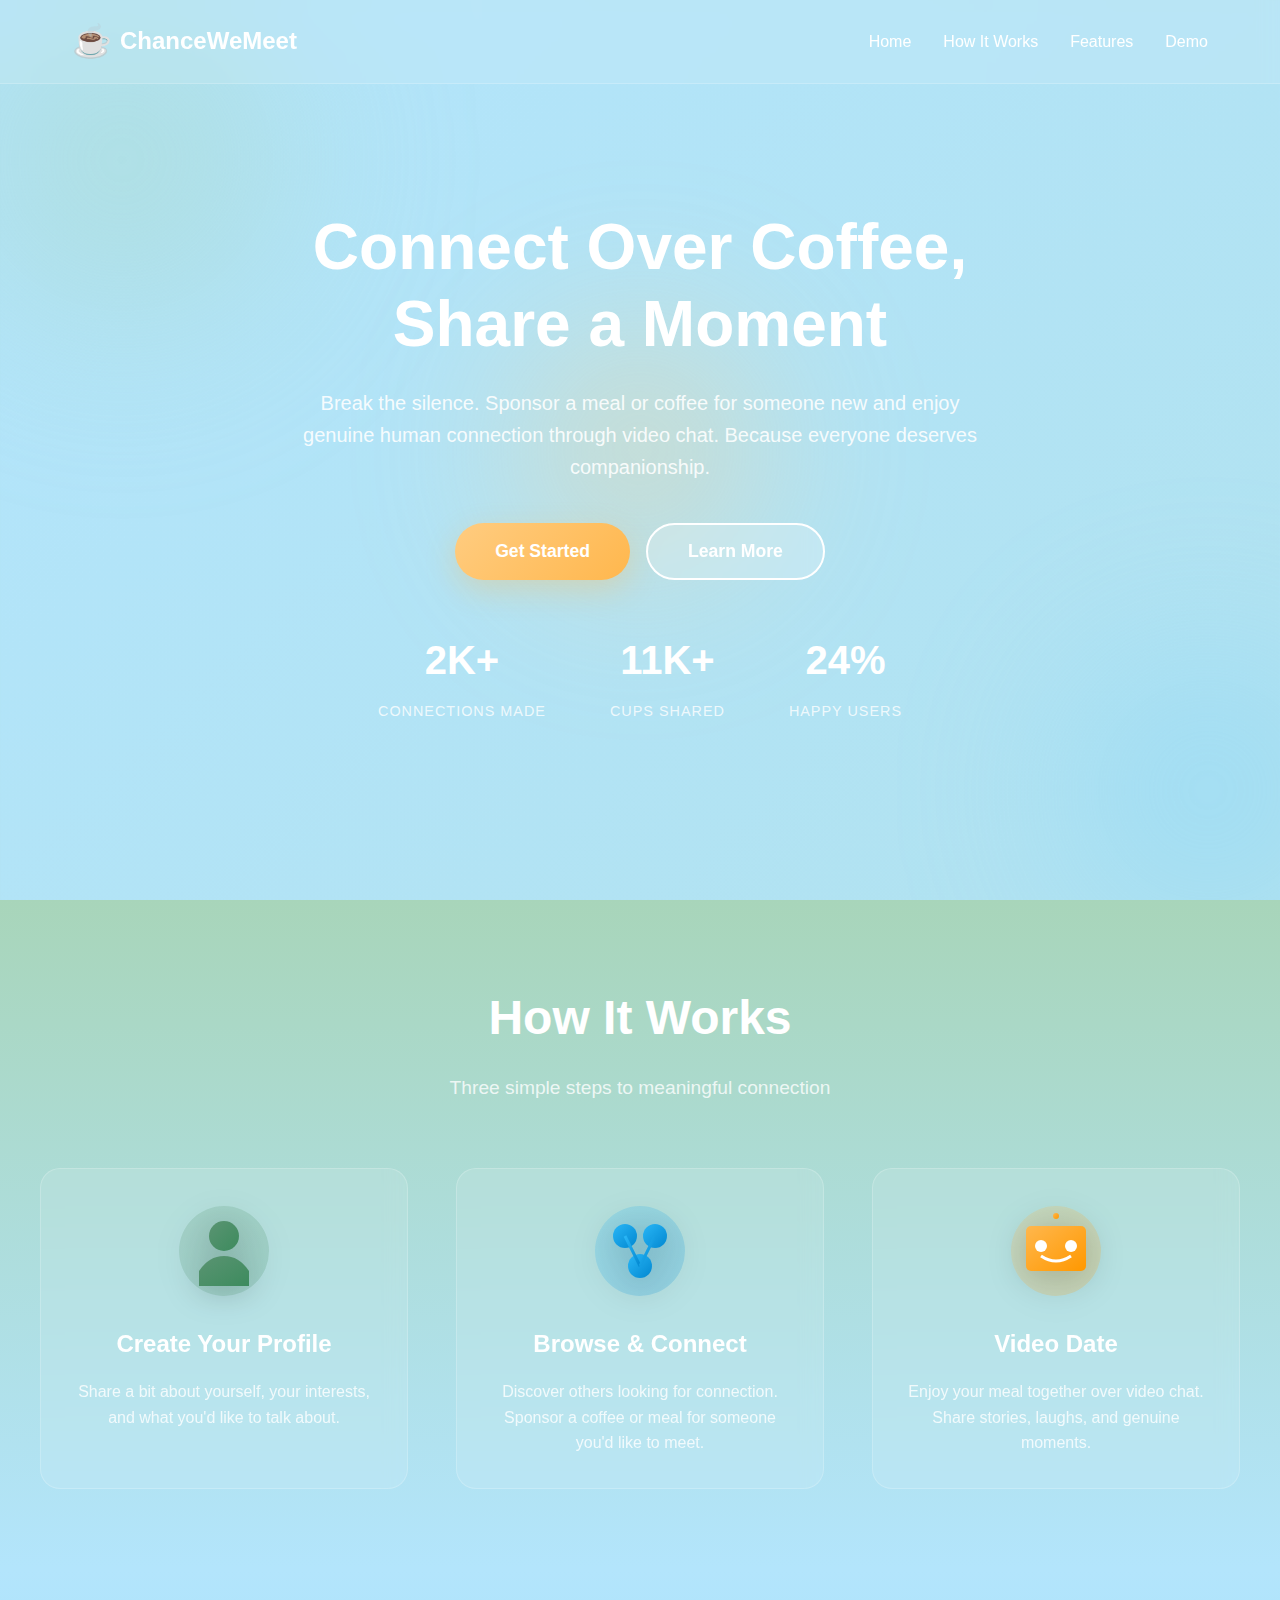
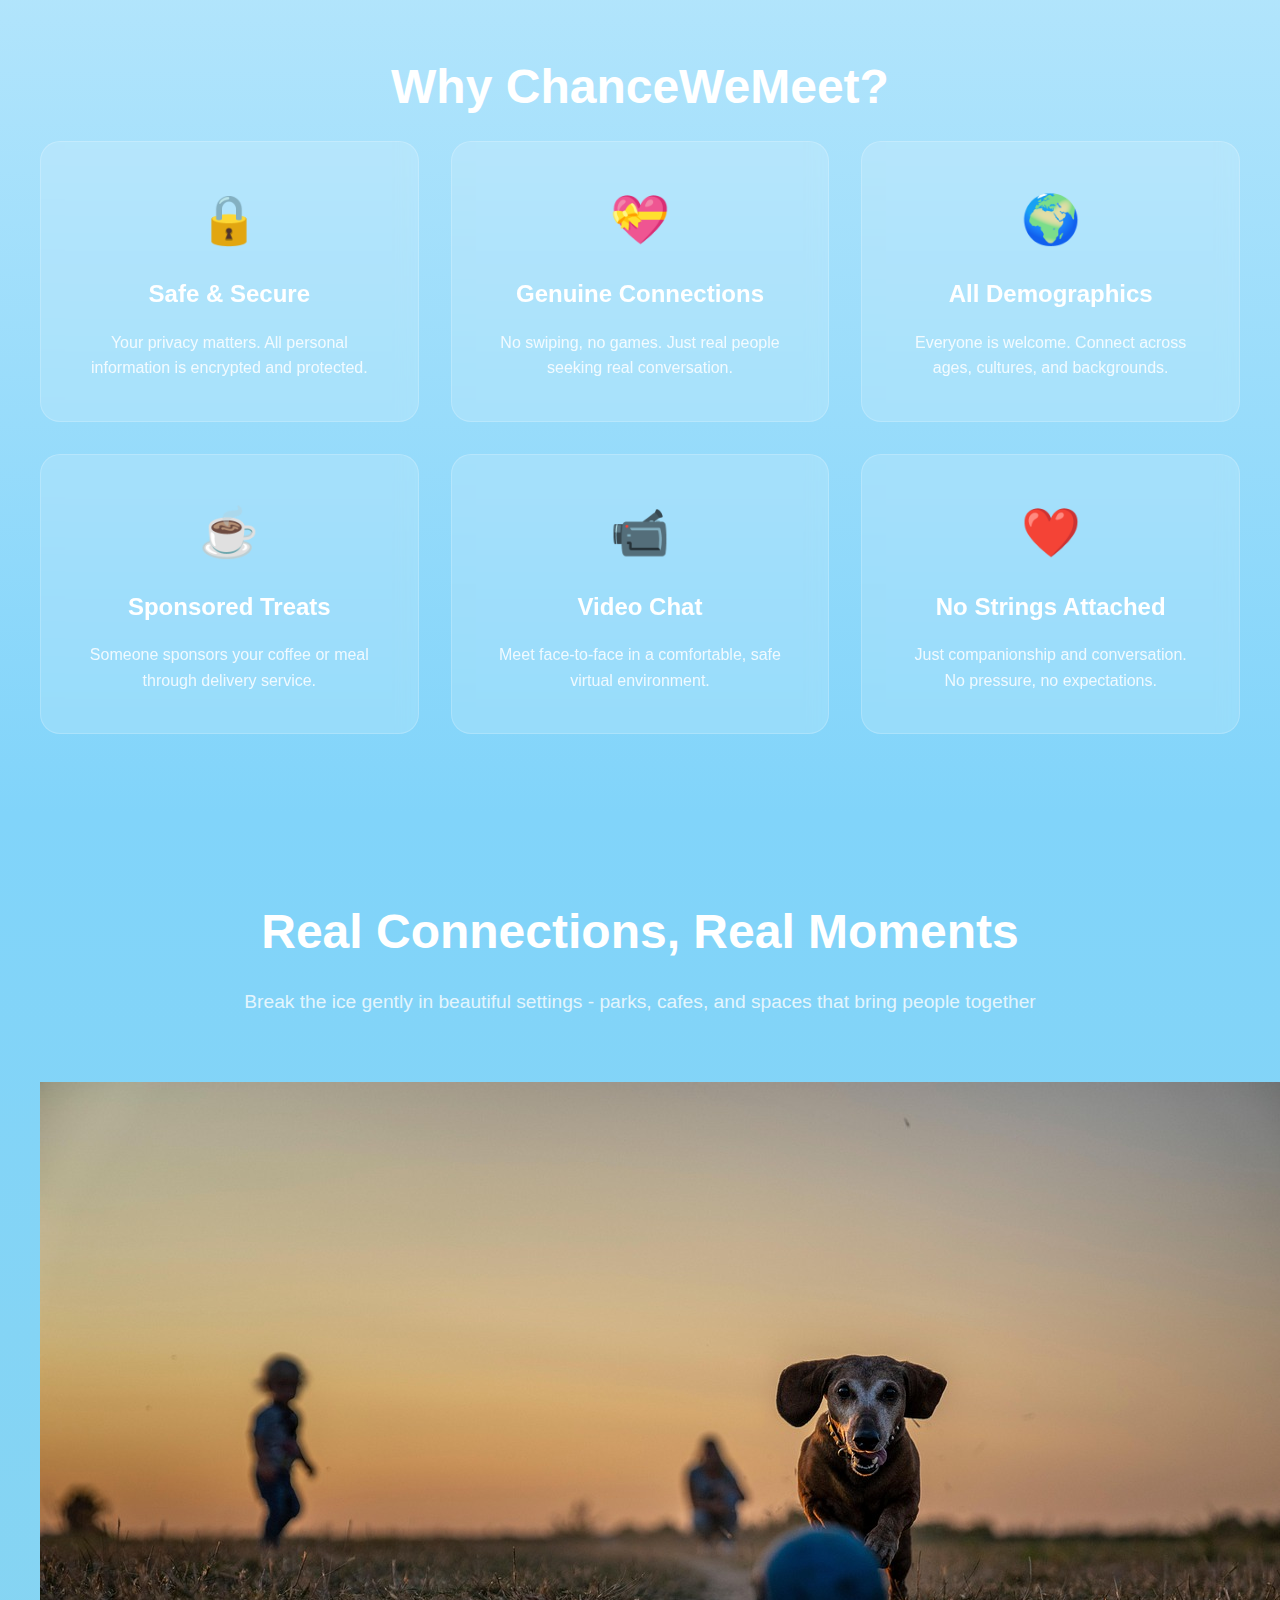
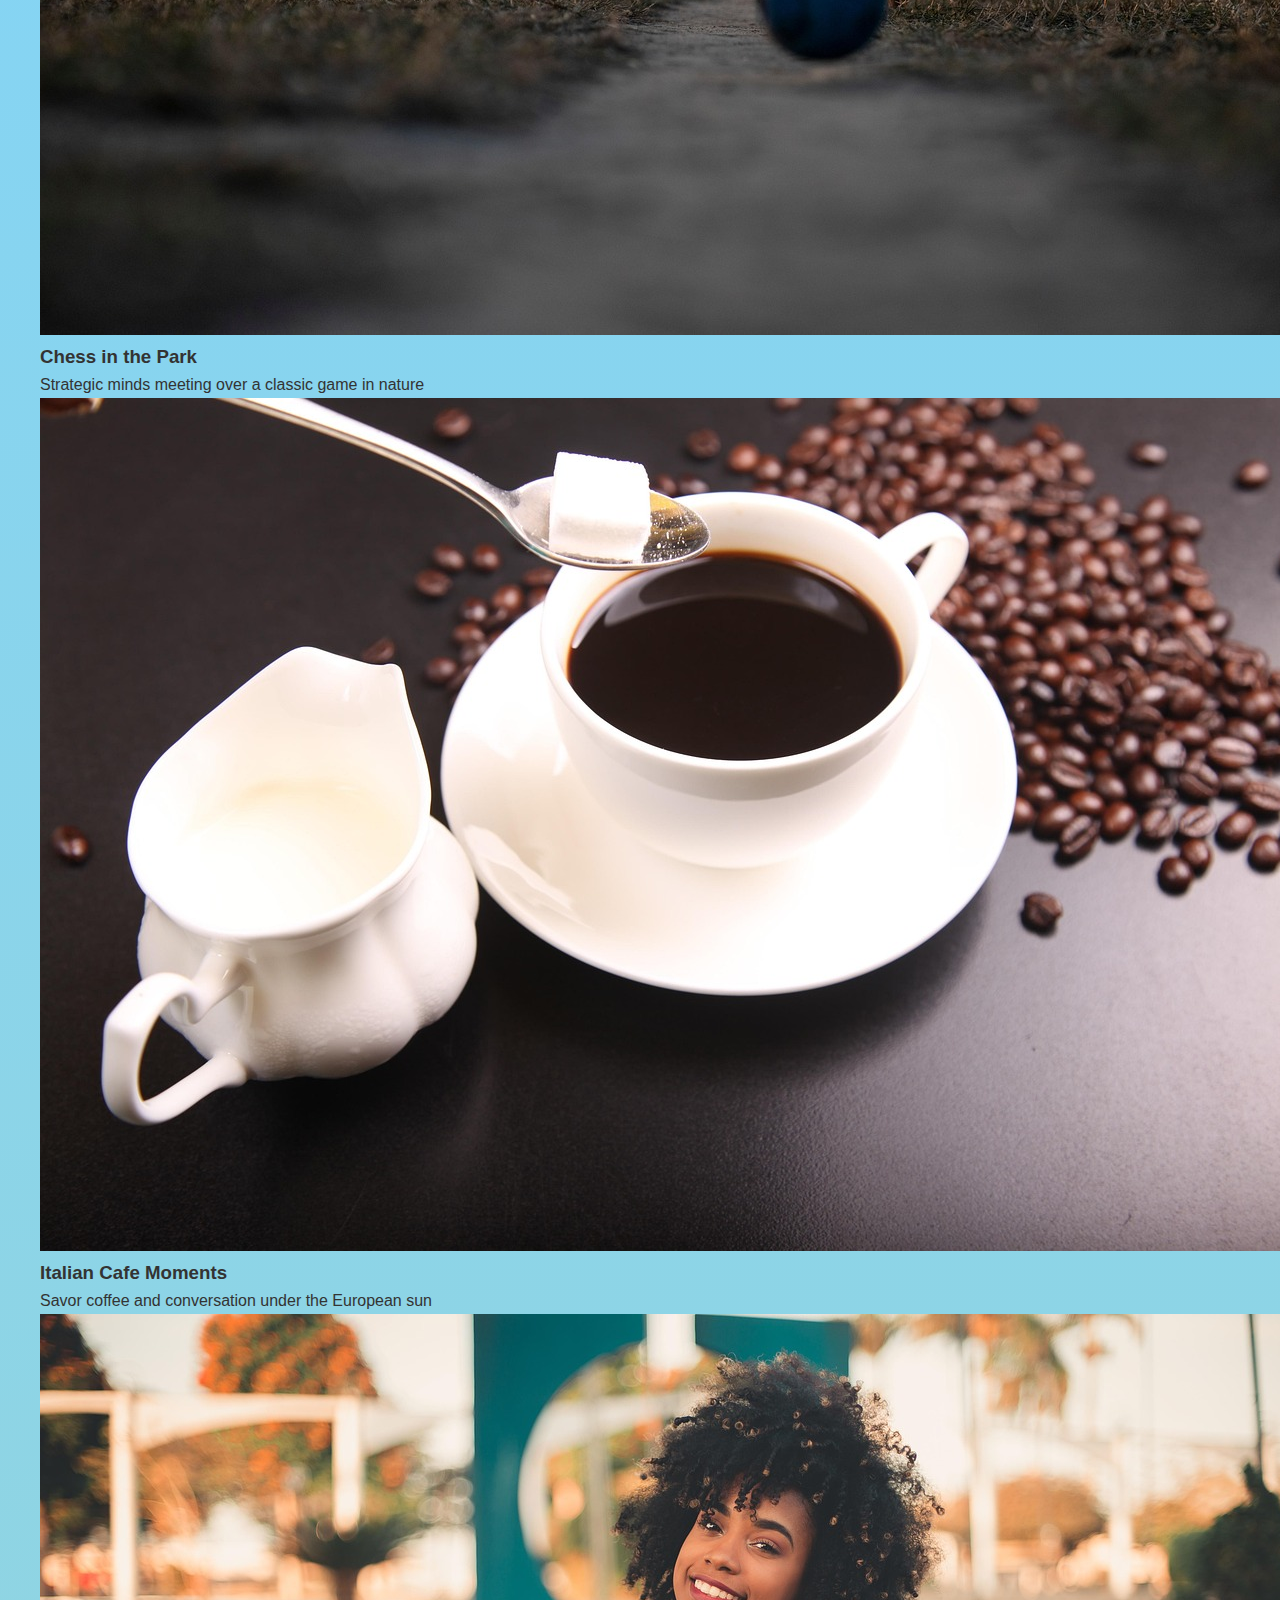
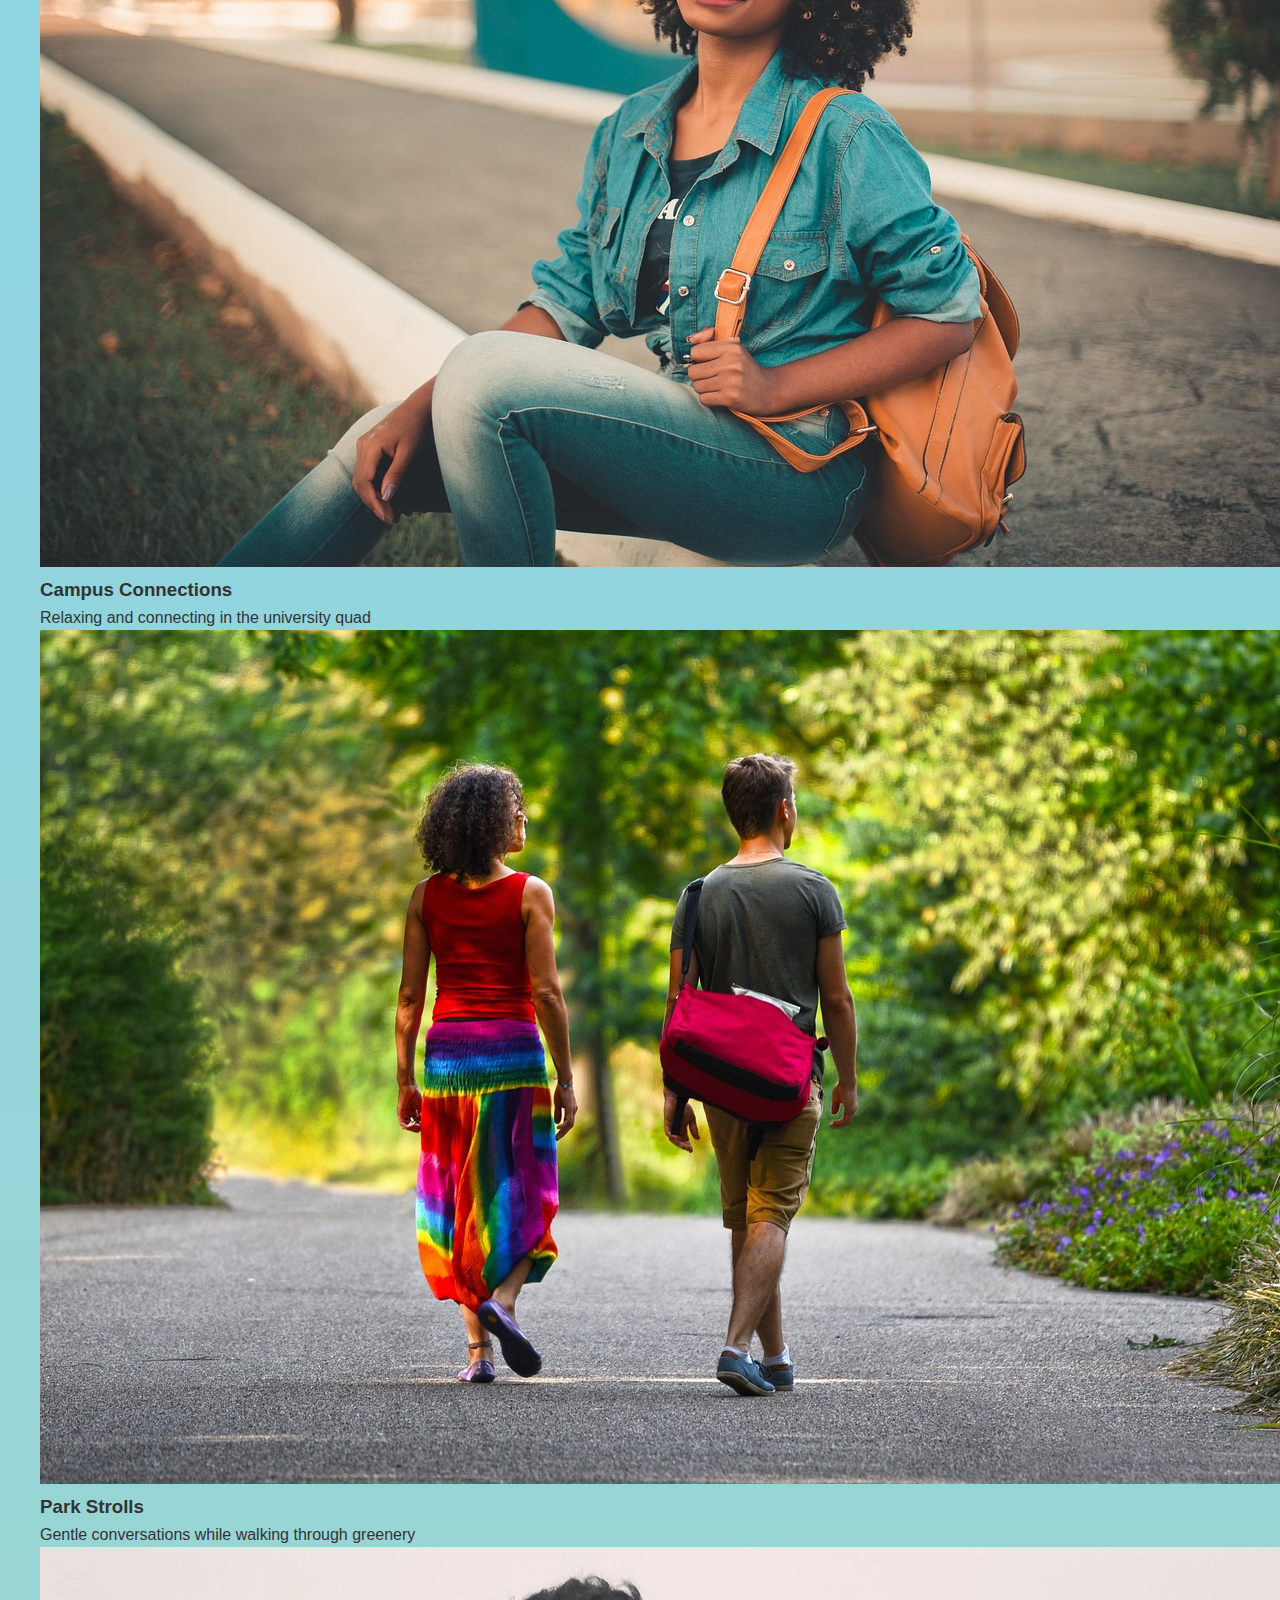
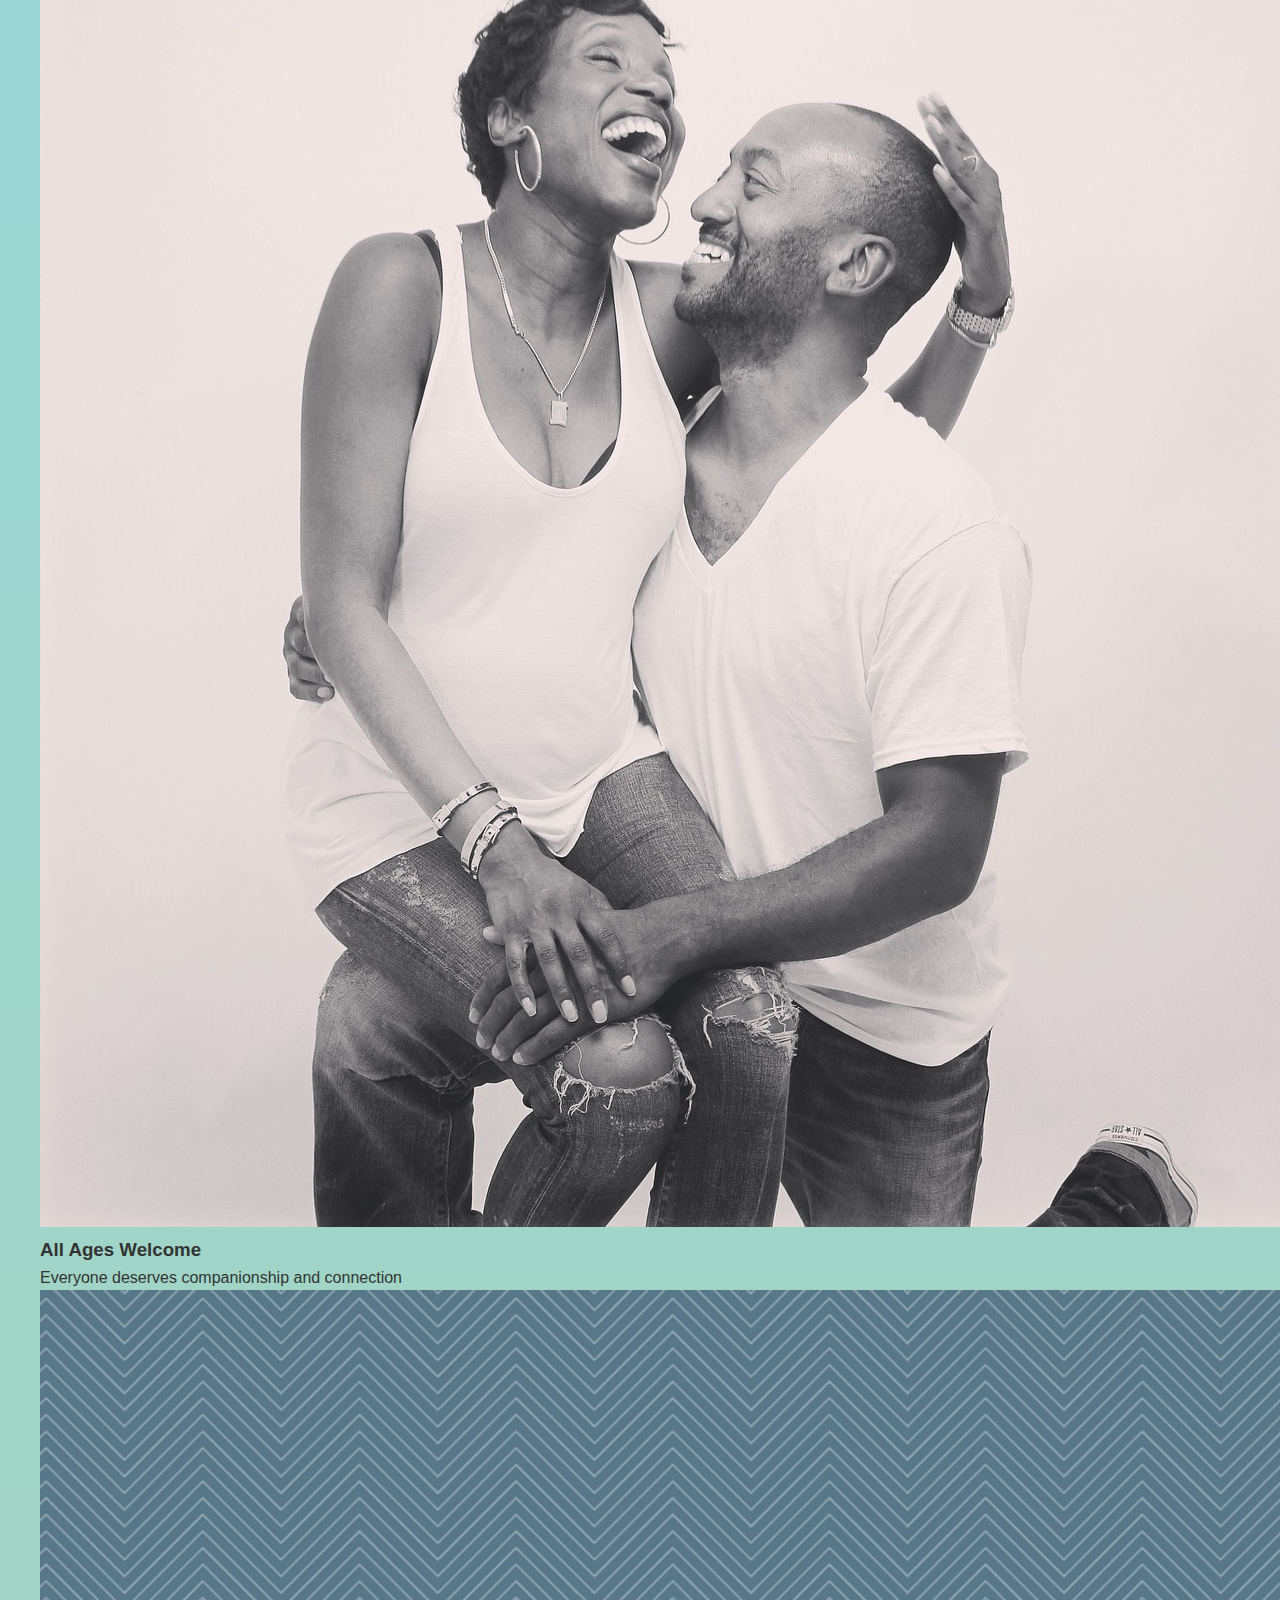
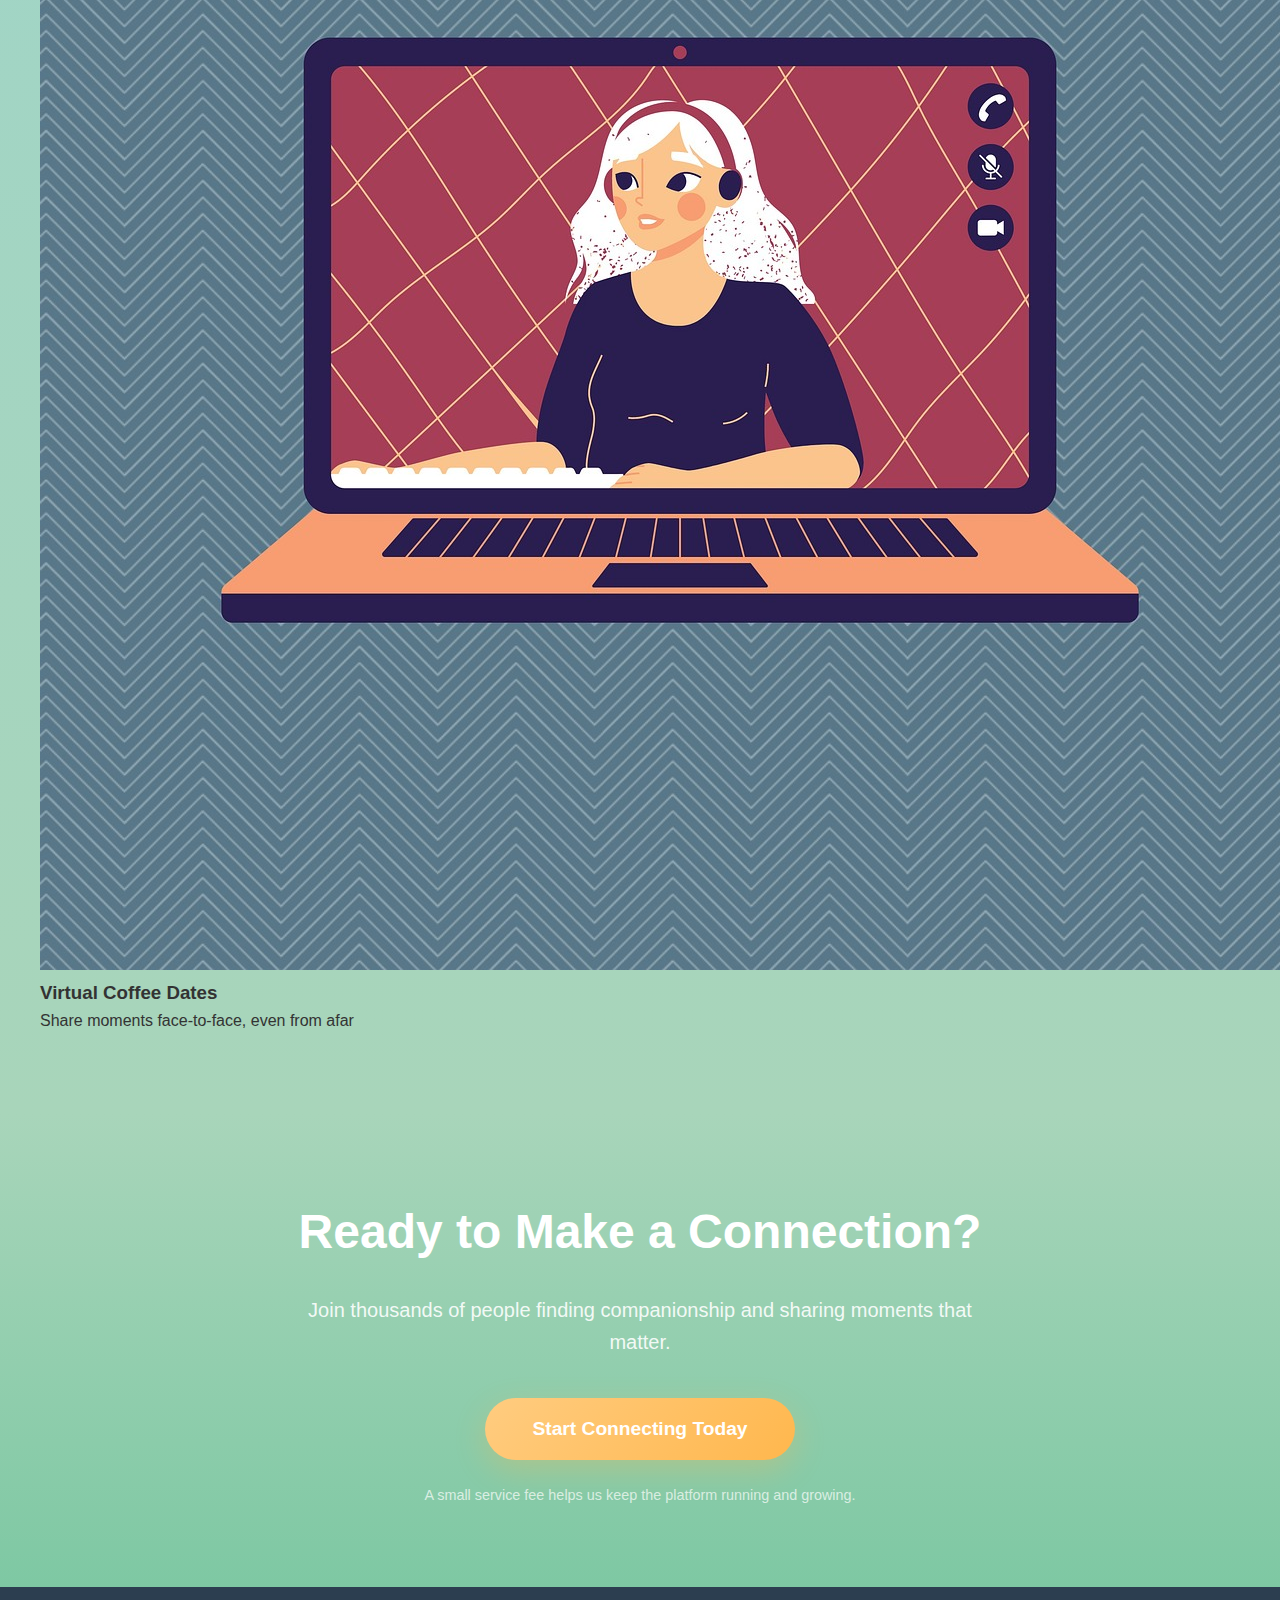
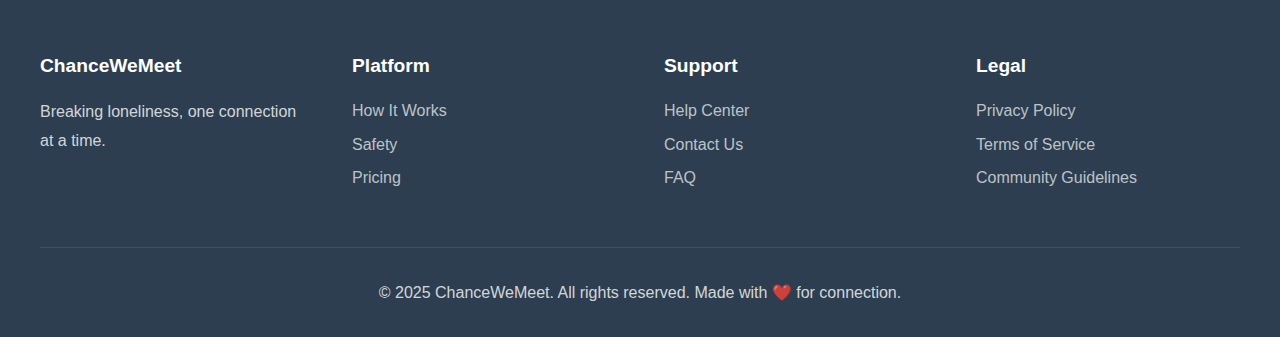
<file: index.html>
<!DOCTYPE html>
<html lang="en">
<head>
    <meta charset="UTF-8">
    <meta name="viewport" content="width=device-width, initial-scale=1.0">
    <title>ChanceWeMeet - Where Lonely Hearts Find Connection</title>
    <link rel="stylesheet" href="styles.css">
</head>
<body>
    <nav class="navbar">
        <div class="nav-container">
            <div class="logo">
                <span class="logo-icon">☕</span>
                <span class="logo-text">ChanceWeMeet</span>
            </div>
            <ul class="nav-links">
                <li><a href="#home">Home</a></li>
                <li><a href="#how-it-works">How It Works</a></li>
                <li><a href="#features">Features</a></li>
                <li><a href="#demo">Demo</a></li>
            </ul>
        </div>
    </nav>

    <section id="home" class="hero">
        <div class="hero-background">
            <div class="gradient-orb orb-1"></div>
            <div class="gradient-orb orb-2"></div>
            <div class="gradient-orb orb-3"></div>
        </div>
        <div class="hero-content">
            <h1 class="hero-title">
                <span class="title-line">Connect Over Coffee,</span>
                <span class="title-line">Share a Moment</span>
            </h1>
            <p class="hero-subtitle">
                Break the silence. Sponsor a meal or coffee for someone new and enjoy genuine human connection through video chat. Because everyone deserves companionship.
            </p>
            <div class="cta-buttons">
                <button class="btn btn-primary">Get Started</button>
                <button class="btn btn-secondary">Learn More</button>
            </div>
            <div class="hero-stats">
                <div class="stat">
                    <span class="stat-number">10K+</span>
                    <span class="stat-label">Connections Made</span>
                </div>
                <div class="stat">
                    <span class="stat-number">45K+</span>
                    <span class="stat-label">Cups Shared</span>
                </div>
                <div class="stat">
                    <span class="stat-number">98%</span>
                    <span class="stat-label">Happy Users</span>
                </div>
            </div>
        </div>
    </section>

    <section id="how-it-works" class="how-it-works">
        <div class="container">
            <h2 class="section-title">How It Works</h2>
            <p class="section-subtitle">Three simple steps to meaningful connection</p>
            
            <div class="steps">
                <div class="step">
                    <div class="step-icon">
                        <svg viewBox="0 0 100 100" class="icon-svg">
                            <circle cx="50" cy="50" r="45" fill="url(#gradient1)" opacity="0.2"/>
                            <circle cx="50" cy="35" r="15" fill="url(#gradient1)"/>
                            <path d="M 50 55 Q 35 55 25 70 L 25 85 L 75 85 L 75 70 Q 65 55 50 55 Z" fill="url(#gradient1)"/>
                            <defs>
                                <linearGradient id="gradient1" x1="0%" y1="0%" x2="100%" y2="100%">
                                    <stop offset="0%" style="stop-color:#5a9472;stop-opacity:1" />
                                    <stop offset="100%" style="stop-color:#3d8b5e;stop-opacity:1" />
                                </linearGradient>
                            </defs>
                        </svg>
                    </div>
                    <h3 class="step-title">Create Your Profile</h3>
                    <p class="step-description">Share a bit about yourself, your interests, and what you'd like to talk about.</p>
                </div>

                <div class="step">
                    <div class="step-icon">
                        <svg viewBox="0 0 100 100" class="icon-svg">
                            <circle cx="50" cy="50" r="45" fill="url(#gradient2)" opacity="0.2"/>
                            <circle cx="35" cy="35" r="12" fill="url(#gradient2)"/>
                            <circle cx="65" cy="35" r="12" fill="url(#gradient2)"/>
                            <circle cx="50" cy="65" r="12" fill="url(#gradient2)"/>
                            <line x1="35" y1="35" x2="50" y2="65" stroke="url(#gradient2)" stroke-width="3"/>
                            <line x1="65" y1="35" x2="50" y2="65" stroke="url(#gradient2)" stroke-width="3"/>
                            <defs>
                                <linearGradient id="gradient2" x1="0%" y1="0%" x2="100%" y2="100%">
                                    <stop offset="0%" style="stop-color:#29b6f6;stop-opacity:1" />
                                    <stop offset="100%" style="stop-color:#0288d1;stop-opacity:1" />
                                </linearGradient>
                            </defs>
                        </svg>
                    </div>
                    <h3 class="step-title">Browse & Connect</h3>
                    <p class="step-description">Discover others looking for connection. Sponsor a coffee or meal for someone you'd like to meet.</p>
                </div>

                <div class="step">
                    <div class="step-icon">
                        <svg viewBox="0 0 100 100" class="icon-svg">
                            <circle cx="50" cy="50" r="45" fill="url(#gradient3)" opacity="0.2"/>
                            <rect x="20" y="25" width="60" height="45" rx="5" fill="url(#gradient3)"/>
                            <circle cx="35" cy="45" r="6" fill="white"/>
                            <circle cx="65" cy="45" r="6" fill="white"/>
                            <path d="M 35 55 Q 50 65 65 55" stroke="white" stroke-width="3" fill="none"/>
                            <circle cx="50" cy="15" r="3" fill="url(#gradient3)"/>
                            <defs>
                                <linearGradient id="gradient3" x1="0%" y1="0%" x2="100%" y2="100%">
                                    <stop offset="0%" style="stop-color:#ffb74d;stop-opacity:1" />
                                    <stop offset="100%" style="stop-color:#ff9800;stop-opacity:1" />
                                </linearGradient>
                            </defs>
                        </svg>
                    </div>
                    <h3 class="step-title">Video Date</h3>
                    <p class="step-description">Enjoy your meal together over video chat. Share stories, laughs, and genuine moments.</p>
                </div>
            </div>
        </div>
    </section>

    <section id="features" class="features">
        <div class="container">
            <h2 class="section-title">Why ChanceWeMeet?</h2>
            <div class="features-grid">
                <div class="feature-card">
                    <div class="feature-icon">🔒</div>
                    <h3>Safe & Secure</h3>
                    <p>Your privacy matters. All personal information is encrypted and protected.</p>
                </div>
                <div class="feature-card">
                    <div class="feature-icon">💝</div>
                    <h3>Genuine Connections</h3>
                    <p>No swiping, no games. Just real people seeking real conversation.</p>
                </div>
                <div class="feature-card">
                    <div class="feature-icon">🌍</div>
                    <h3>All Demographics</h3>
                    <p>Everyone is welcome. Connect across ages, cultures, and backgrounds.</p>
                </div>
                <div class="feature-card">
                    <div class="feature-icon">☕</div>
                    <h3>Sponsored Treats</h3>
                    <p>Someone sponsors your coffee or meal through delivery service.</p>
                </div>
                <div class="feature-card">
                    <div class="feature-icon">📹</div>
                    <h3>Video Chat</h3>
                    <p>Meet face-to-face in a comfortable, safe virtual environment.</p>
                </div>
                <div class="feature-card">
                    <div class="feature-icon">❤️</div>
                    <h3>No Strings Attached</h3>
                    <p>Just companionship and conversation. No pressure, no expectations.</p>
                </div>
            </div>
        </div>
    </section>

    <section id="demo" class="demo">
        <div class="container">
            <h2 class="section-title">Real Connections, Real Moments</h2>
            <p class="section-subtitle">Break the ice gently in beautiful settings - parks, cafes, and spaces that bring people together</p>
            
            <div class="photo-gallery">
                <div class="photo-item">
                    <img src="attached_assets/stock_images/elderly_people_playi_f1506bf2.jpg" alt="People playing chess in a beautiful park">
                    <div class="photo-caption">
                        <h3>Chess in the Park</h3>
                        <p>Strategic minds meeting over a classic game in nature</p>
                    </div>
                </div>

                <div class="photo-item">
                    <img src="attached_assets/stock_images/people_chatting_at_i_e5a00d67.jpg" alt="Friends chatting at an Italian outdoor cafe">
                    <div class="photo-caption">
                        <h3>Italian Cafe Moments</h3>
                        <p>Savor coffee and conversation under the European sun</p>
                    </div>
                </div>

                <div class="photo-item">
                    <img src="attached_assets/stock_images/diverse_young_people_49864f9d.jpg" alt="Students relaxing on university campus quad">
                    <div class="photo-caption">
                        <h3>Campus Connections</h3>
                        <p>Relaxing and connecting in the university quad</p>
                    </div>
                </div>

                <div class="photo-item">
                    <img src="attached_assets/stock_images/beautiful_park_lands_b11a04b5.jpg" alt="People walking and talking in a beautiful park">
                    <div class="photo-caption">
                        <h3>Park Strolls</h3>
                        <p>Gentle conversations while walking through greenery</p>
                    </div>
                </div>

                <div class="photo-item">
                    <img src="attached_assets/stock_images/diverse_people_all_a_0ea48bf5.jpg" alt="Diverse people of all ages smiling">
                    <div class="photo-caption">
                        <h3>All Ages Welcome</h3>
                        <p>Everyone deserves companionship and connection</p>
                    </div>
                </div>

                <div class="photo-item">
                    <img src="attached_assets/stock_images/two_people_having_vi_d8af6fb0.jpg" alt="People having a video chat with coffee">
                    <div class="photo-caption">
                        <h3>Virtual Coffee Dates</h3>
                        <p>Share moments face-to-face, even from afar</p>
                    </div>
                </div>
            </div>
        </div>
    </section>

    <section class="cta-section">
        <div class="container">
            <div class="cta-content">
                <h2 class="cta-title">Ready to Make a Connection?</h2>
                <p class="cta-text">Join thousands of people finding companionship and sharing moments that matter.</p>
                <button class="btn btn-primary btn-large">Start Connecting Today</button>
                <p class="cta-note">A small service fee helps us keep the platform running and growing.</p>
            </div>
        </div>
    </section>

    <footer class="footer">
        <div class="container">
            <div class="footer-content">
                <div class="footer-section">
                    <h4>ChanceWeMeet</h4>
                    <p>Breaking loneliness, one connection at a time.</p>
                </div>
                <div class="footer-section">
                    <h4>Platform</h4>
                    <ul>
                        <li><a href="#">How It Works</a></li>
                        <li><a href="#">Safety</a></li>
                        <li><a href="#">Pricing</a></li>
                    </ul>
                </div>
                <div class="footer-section">
                    <h4>Support</h4>
                    <ul>
                        <li><a href="#">Help Center</a></li>
                        <li><a href="#">Contact Us</a></li>
                        <li><a href="#">FAQ</a></li>
                    </ul>
                </div>
                <div class="footer-section">
                    <h4>Legal</h4>
                    <ul>
                        <li><a href="#">Privacy Policy</a></li>
                        <li><a href="#">Terms of Service</a></li>
                        <li><a href="#">Community Guidelines</a></li>
                    </ul>
                </div>
            </div>
            <div class="footer-bottom">
                <p>&copy; 2025 ChanceWeMeet. All rights reserved. Made with ❤️ for connection.</p>
            </div>
        </div>
    </footer>

    <script src="script.js"></script>
</body>
</html>
</file>
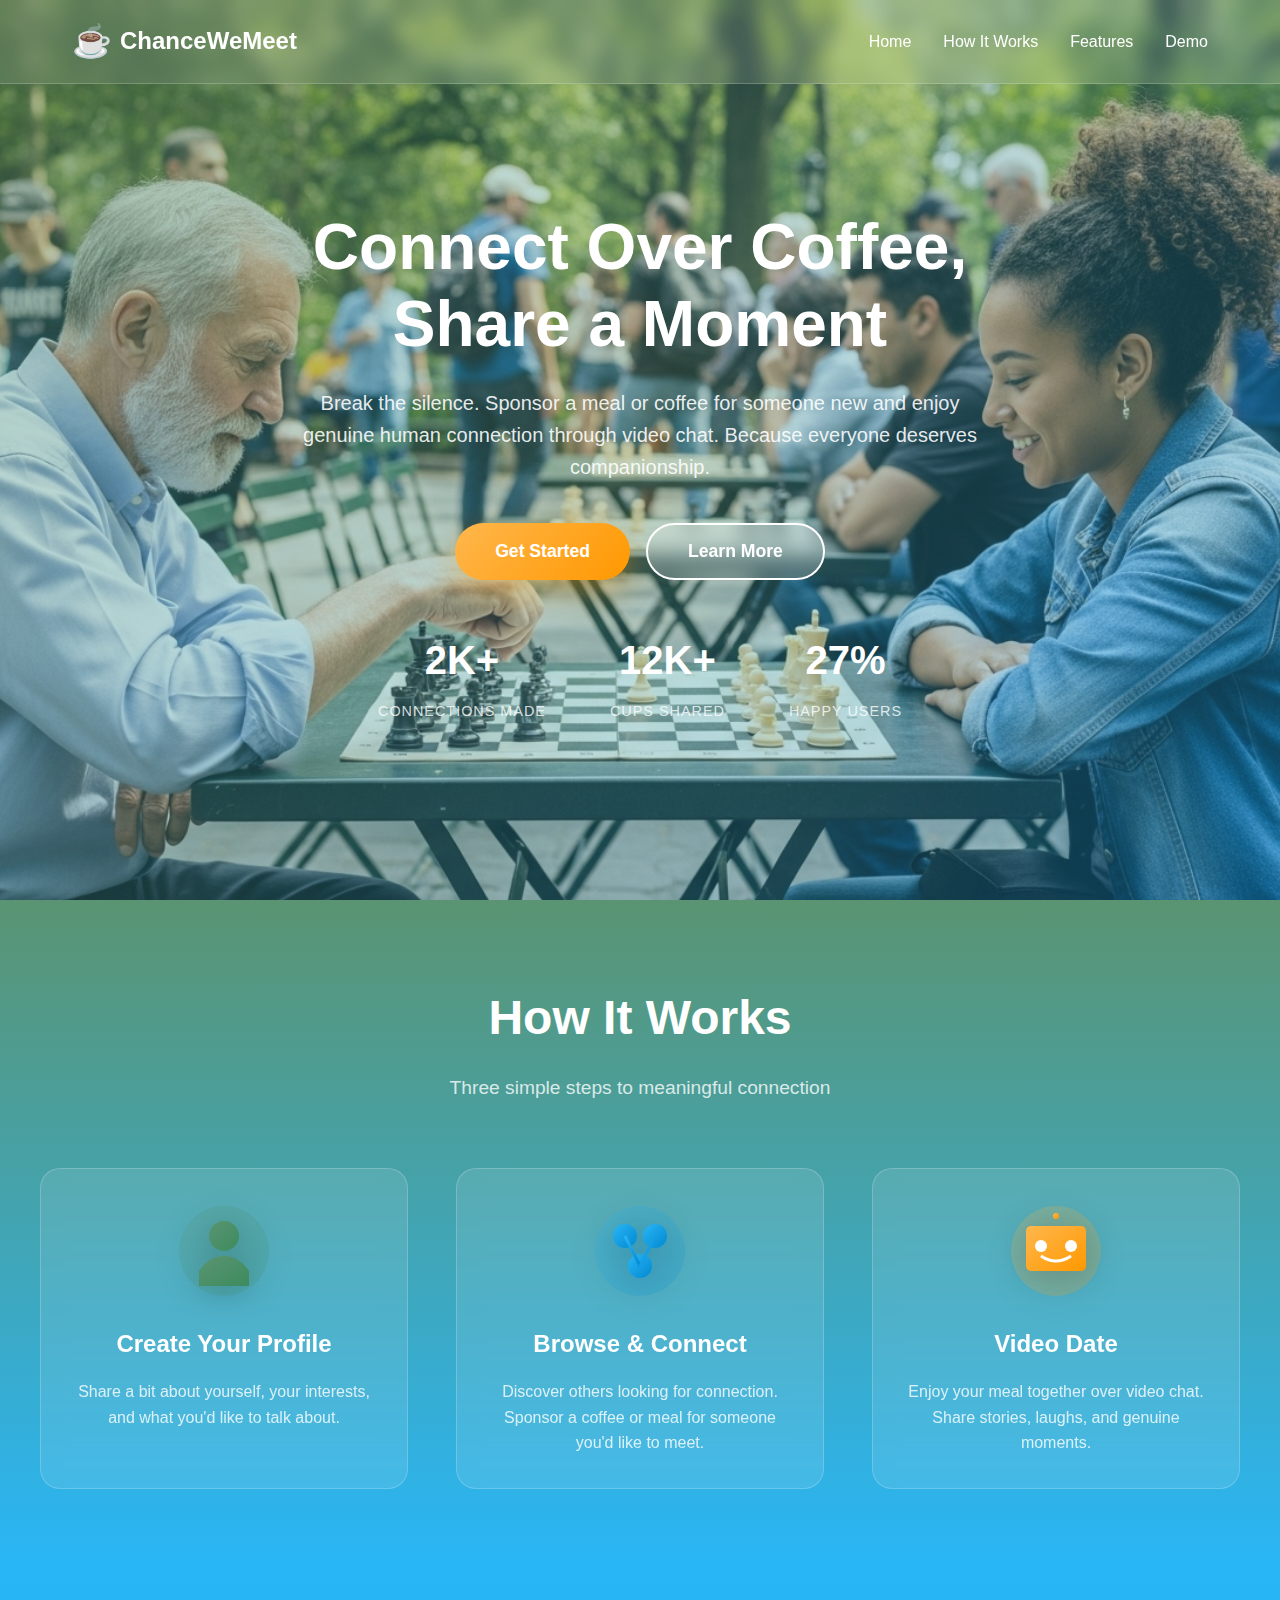
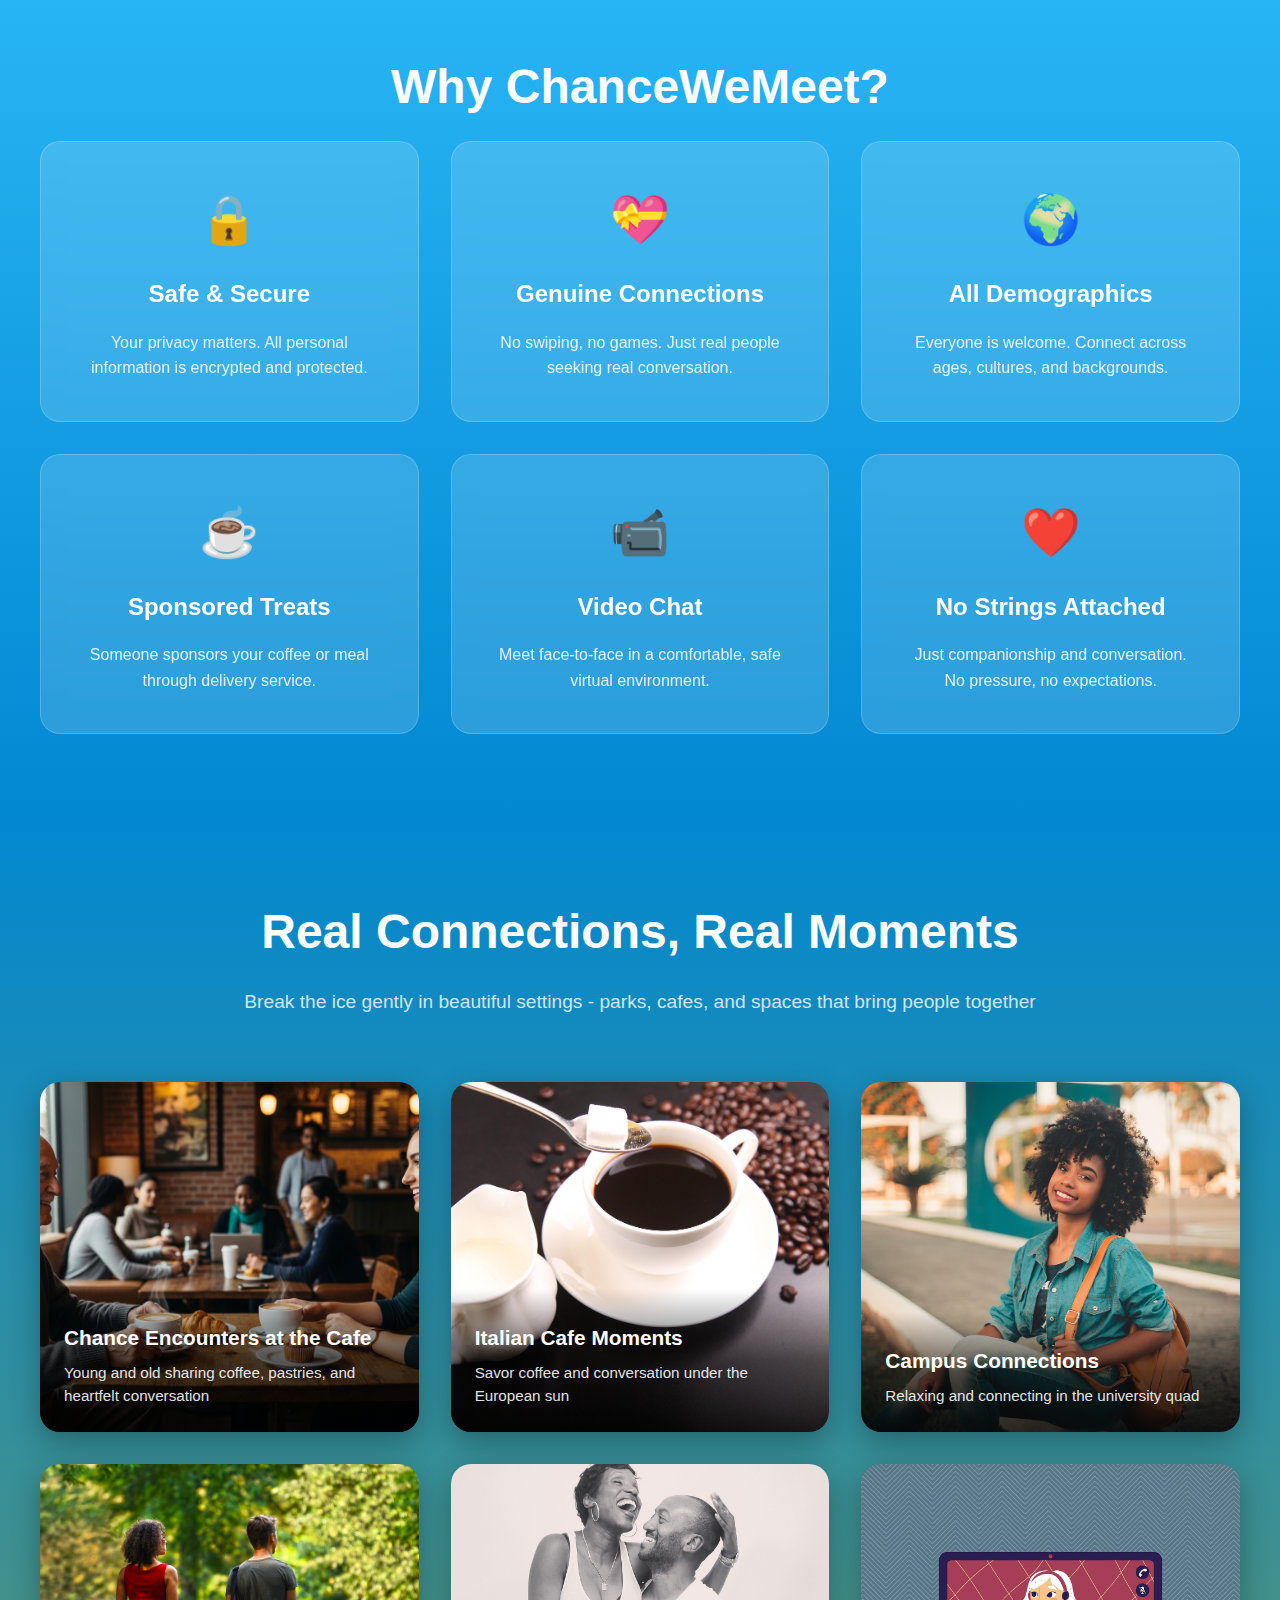
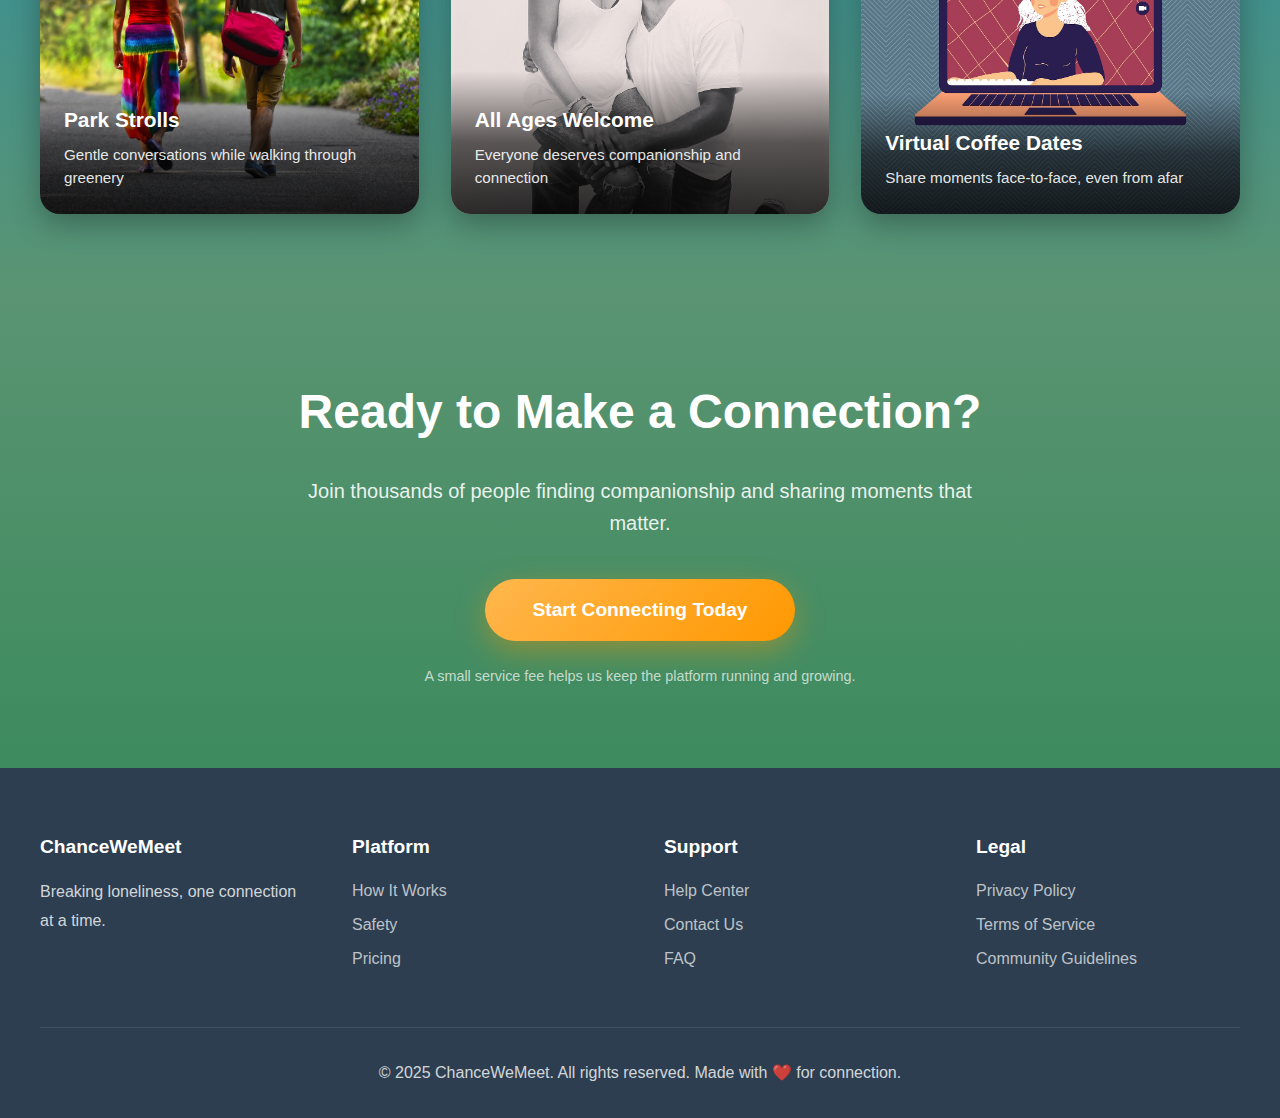
<file: website/index.html>
<!DOCTYPE html>
<html lang="en">
<head>
    <meta charset="UTF-8">
    <meta name="viewport" content="width=device-width, initial-scale=1.0">
    <title>ChanceWeMeet - Where Lonely Hearts Find Connection</title>
    <link rel="stylesheet" href="styles.css">
</head>
<body>
    <nav class="navbar">
        <div class="nav-container">
            <div class="logo">
                <span class="logo-icon">☕</span>
                <span class="logo-text">ChanceWeMeet</span>
            </div>
            <ul class="nav-links">
                <li><a href="#home">Home</a></li>
                <li><a href="#how-it-works">How It Works</a></li>
                <li><a href="#features">Features</a></li>
                <li><a href="#demo">Demo</a></li>
            </ul>
        </div>
    </nav>

    <section id="home" class="hero">
        <div class="hero-background">
            <div class="gradient-orb orb-1"></div>
            <div class="gradient-orb orb-2"></div>
            <div class="gradient-orb orb-3"></div>
        </div>
        <div class="hero-content">
            <h1 class="hero-title">
                <span class="title-line">Connect Over Coffee,</span>
                <span class="title-line">Share a Moment</span>
            </h1>
            <p class="hero-subtitle">
                Break the silence. Sponsor a meal or coffee for someone new and enjoy genuine human connection through video chat. Because everyone deserves companionship.
            </p>
            <div class="cta-buttons">
                <button class="btn btn-primary">Get Started</button>
                <button class="btn btn-secondary">Learn More</button>
            </div>
            <div class="hero-stats">
                <div class="stat">
                    <span class="stat-number">10K+</span>
                    <span class="stat-label">Connections Made</span>
                </div>
                <div class="stat">
                    <span class="stat-number">45K+</span>
                    <span class="stat-label">Cups Shared</span>
                </div>
                <div class="stat">
                    <span class="stat-number">98%</span>
                    <span class="stat-label">Happy Users</span>
                </div>
            </div>
        </div>
    </section>

    <section id="how-it-works" class="how-it-works">
        <div class="container">
            <h2 class="section-title">How It Works</h2>
            <p class="section-subtitle">Three simple steps to meaningful connection</p>
            
            <div class="steps">
                <div class="step">
                    <div class="step-icon">
                        <svg viewBox="0 0 100 100" class="icon-svg">
                            <circle cx="50" cy="50" r="45" fill="url(#gradient1)" opacity="0.2"/>
                            <circle cx="50" cy="35" r="15" fill="url(#gradient1)"/>
                            <path d="M 50 55 Q 35 55 25 70 L 25 85 L 75 85 L 75 70 Q 65 55 50 55 Z" fill="url(#gradient1)"/>
                            <defs>
                                <linearGradient id="gradient1" x1="0%" y1="0%" x2="100%" y2="100%">
                                    <stop offset="0%" style="stop-color:#5a9472;stop-opacity:1" />
                                    <stop offset="100%" style="stop-color:#3d8b5e;stop-opacity:1" />
                                </linearGradient>
                            </defs>
                        </svg>
                    </div>
                    <h3 class="step-title">Create Your Profile</h3>
                    <p class="step-description">Share a bit about yourself, your interests, and what you'd like to talk about.</p>
                </div>

                <div class="step">
                    <div class="step-icon">
                        <svg viewBox="0 0 100 100" class="icon-svg">
                            <circle cx="50" cy="50" r="45" fill="url(#gradient2)" opacity="0.2"/>
                            <circle cx="35" cy="35" r="12" fill="url(#gradient2)"/>
                            <circle cx="65" cy="35" r="12" fill="url(#gradient2)"/>
                            <circle cx="50" cy="65" r="12" fill="url(#gradient2)"/>
                            <line x1="35" y1="35" x2="50" y2="65" stroke="url(#gradient2)" stroke-width="3"/>
                            <line x1="65" y1="35" x2="50" y2="65" stroke="url(#gradient2)" stroke-width="3"/>
                            <defs>
                                <linearGradient id="gradient2" x1="0%" y1="0%" x2="100%" y2="100%">
                                    <stop offset="0%" style="stop-color:#29b6f6;stop-opacity:1" />
                                    <stop offset="100%" style="stop-color:#0288d1;stop-opacity:1" />
                                </linearGradient>
                            </defs>
                        </svg>
                    </div>
                    <h3 class="step-title">Browse & Connect</h3>
                    <p class="step-description">Discover others looking for connection. Sponsor a coffee or meal for someone you'd like to meet.</p>
                </div>

                <div class="step">
                    <div class="step-icon">
                        <svg viewBox="0 0 100 100" class="icon-svg">
                            <circle cx="50" cy="50" r="45" fill="url(#gradient3)" opacity="0.2"/>
                            <rect x="20" y="25" width="60" height="45" rx="5" fill="url(#gradient3)"/>
                            <circle cx="35" cy="45" r="6" fill="white"/>
                            <circle cx="65" cy="45" r="6" fill="white"/>
                            <path d="M 35 55 Q 50 65 65 55" stroke="white" stroke-width="3" fill="none"/>
                            <circle cx="50" cy="15" r="3" fill="url(#gradient3)"/>
                            <defs>
                                <linearGradient id="gradient3" x1="0%" y1="0%" x2="100%" y2="100%">
                                    <stop offset="0%" style="stop-color:#ffb74d;stop-opacity:1" />
                                    <stop offset="100%" style="stop-color:#ff9800;stop-opacity:1" />
                                </linearGradient>
                            </defs>
                        </svg>
                    </div>
                    <h3 class="step-title">Video Date</h3>
                    <p class="step-description">Enjoy your meal together over video chat. Share stories, laughs, and genuine moments.</p>
                </div>
            </div>
        </div>
    </section>

    <section id="features" class="features">
        <div class="container">
            <h2 class="section-title">Why ChanceWeMeet?</h2>
            <div class="features-grid">
                <div class="feature-card">
                    <div class="feature-icon">🔒</div>
                    <h3>Safe & Secure</h3>
                    <p>Your privacy matters. All personal information is encrypted and protected.</p>
                </div>
                <div class="feature-card">
                    <div class="feature-icon">💝</div>
                    <h3>Genuine Connections</h3>
                    <p>No swiping, no games. Just real people seeking real conversation.</p>
                </div>
                <div class="feature-card">
                    <div class="feature-icon">🌍</div>
                    <h3>All Demographics</h3>
                    <p>Everyone is welcome. Connect across ages, cultures, and backgrounds.</p>
                </div>
                <div class="feature-card">
                    <div class="feature-icon">☕</div>
                    <h3>Sponsored Treats</h3>
                    <p>Someone sponsors your coffee or meal through delivery service.</p>
                </div>
                <div class="feature-card">
                    <div class="feature-icon">📹</div>
                    <h3>Video Chat</h3>
                    <p>Meet face-to-face in a comfortable, safe virtual environment.</p>
                </div>
                <div class="feature-card">
                    <div class="feature-icon">❤️</div>
                    <h3>No Strings Attached</h3>
                    <p>Just companionship and conversation. No pressure, no expectations.</p>
                </div>
            </div>
        </div>
    </section>

    <section id="demo" class="demo">
        <div class="container">
            <h2 class="section-title">Real Connections, Real Moments</h2>
            <p class="section-subtitle">Break the ice gently in beautiful settings - parks, cafes, and spaces that bring people together</p>
            
            <div class="photo-gallery">
                <div class="photo-item">
                    <img src="assets/images/Coffee_shop_conversation_scene_63553dda.png" alt="Young and old enjoying coffee and conversation at cafe">
                    <div class="photo-caption">
                        <h3>Chance Encounters at the Cafe</h3>
                        <p>Young and old sharing coffee, pastries, and heartfelt conversation</p>
                    </div>
                </div>

                <div class="photo-item">
                    <img src="assets/images/people_chatting_at_i_e5a00d67.jpg" alt="Friends chatting at an Italian outdoor cafe">
                    <div class="photo-caption">
                        <h3>Italian Cafe Moments</h3>
                        <p>Savor coffee and conversation under the European sun</p>
                    </div>
                </div>

                <div class="photo-item">
                    <img src="assets/images/diverse_young_people_49864f9d.jpg" alt="Students relaxing on university campus quad">
                    <div class="photo-caption">
                        <h3>Campus Connections</h3>
                        <p>Relaxing and connecting in the university quad</p>
                    </div>
                </div>

                <div class="photo-item">
                    <img src="assets/images/beautiful_park_lands_b11a04b5.jpg" alt="People walking and talking in a beautiful park">
                    <div class="photo-caption">
                        <h3>Park Strolls</h3>
                        <p>Gentle conversations while walking through greenery</p>
                    </div>
                </div>

                <div class="photo-item">
                    <img src="assets/images/diverse_people_all_a_0ea48bf5.jpg" alt="Diverse people of all ages smiling">
                    <div class="photo-caption">
                        <h3>All Ages Welcome</h3>
                        <p>Everyone deserves companionship and connection</p>
                    </div>
                </div>

                <div class="photo-item">
                    <img src="assets/images/two_people_having_vi_d8af6fb0.jpg" alt="People having a video chat with coffee">
                    <div class="photo-caption">
                        <h3>Virtual Coffee Dates</h3>
                        <p>Share moments face-to-face, even from afar</p>
                    </div>
                </div>
            </div>
        </div>
    </section>

    <section class="cta-section">
        <div class="container">
            <div class="cta-content">
                <h2 class="cta-title">Ready to Make a Connection?</h2>
                <p class="cta-text">Join thousands of people finding companionship and sharing moments that matter.</p>
                <button class="btn btn-primary btn-large">Start Connecting Today</button>
                <p class="cta-note">A small service fee helps us keep the platform running and growing.</p>
            </div>
        </div>
    </section>

    <footer class="footer">
        <div class="container">
            <div class="footer-content">
                <div class="footer-section">
                    <h4>ChanceWeMeet</h4>
                    <p>Breaking loneliness, one connection at a time.</p>
                </div>
                <div class="footer-section">
                    <h4>Platform</h4>
                    <ul>
                        <li><a href="#">How It Works</a></li>
                        <li><a href="#">Safety</a></li>
                        <li><a href="#">Pricing</a></li>
                    </ul>
                </div>
                <div class="footer-section">
                    <h4>Support</h4>
                    <ul>
                        <li><a href="#">Help Center</a></li>
                        <li><a href="#">Contact Us</a></li>
                        <li><a href="#">FAQ</a></li>
                    </ul>
                </div>
                <div class="footer-section">
                    <h4>Legal</h4>
                    <ul>
                        <li><a href="#">Privacy Policy</a></li>
                        <li><a href="#">Terms of Service</a></li>
                        <li><a href="#">Community Guidelines</a></li>
                    </ul>
                </div>
            </div>
            <div class="footer-bottom">
                <p>&copy; 2025 ChanceWeMeet. All rights reserved. Made with ❤️ for connection.</p>
            </div>
        </div>
    </footer>

    <script src="script.js"></script>
</body>
</html>
</file>
<file: styles.css>
* {
    margin: 0;
    padding: 0;
    box-sizing: border-box;
}

:root {
    --primary-gradient: linear-gradient(135deg, #a8d5ba 0%, #7ec8a3 100%);
    --secondary-gradient: linear-gradient(135deg, #b3e5fc 0%, #81d4fa 100%);
    --accent-gradient: linear-gradient(135deg, #ffe0b2 0%, #ffcc80 100%);
    --sage-green: #a8d5ba;
    --mint-green: #7ec8a3;
    --sky-blue: #b3e5fc;
    --aqua-blue: #81d4fa;
    --peach: #ffcc80;
    --light-peach: #ffe0b2;
    --dark-bg: #2c3e50;
    --light-text: #ffffff;
    --dark-text: #37474f;
    --glass-bg: rgba(255, 255, 255, 0.15);
    --glass-border: rgba(255, 255, 255, 0.25);
}

html {
    scroll-behavior: smooth;
}

body {
    font-family: -apple-system, BlinkMacSystemFont, 'Segoe UI', Roboto, Oxygen, Ubuntu, Cantarell, sans-serif;
    line-height: 1.6;
    color: #333;
    background: linear-gradient(135deg, #b3e5fc 0%, #a8d5ba 100%);
    overflow-x: hidden;
}

.navbar {
    position: fixed;
    top: 0;
    left: 0;
    right: 0;
    z-index: 1000;
    background: rgba(255, 255, 255, 0.1);
    backdrop-filter: blur(10px);
    border-bottom: 1px solid rgba(255, 255, 255, 0.2);
    padding: 1rem 0;
    animation: slideDown 0.5s ease-out;
}

@keyframes slideDown {
    from {
        transform: translateY(-100%);
        opacity: 0;
    }
    to {
        transform: translateY(0);
        opacity: 1;
    }
}

.nav-container {
    max-width: 1200px;
    margin: 0 auto;
    padding: 0 2rem;
    display: flex;
    justify-content: space-between;
    align-items: center;
}

.logo {
    display: flex;
    align-items: center;
    gap: 0.5rem;
    font-size: 1.5rem;
    font-weight: bold;
    color: white;
    cursor: pointer;
    transition: transform 0.3s ease;
}

.logo:hover {
    transform: scale(1.05);
}

.logo-icon {
    font-size: 2rem;
    animation: bounce 2s infinite;
}

@keyframes bounce {
    0%, 100% {
        transform: translateY(0);
    }
    50% {
        transform: translateY(-5px);
    }
}

.nav-links {
    display: flex;
    list-style: none;
    gap: 2rem;
}

.nav-links a {
    color: white;
    text-decoration: none;
    font-weight: 500;
    transition: all 0.3s ease;
    position: relative;
}

.nav-links a::after {
    content: '';
    position: absolute;
    bottom: -5px;
    left: 0;
    width: 0;
    height: 2px;
    background: white;
    transition: width 0.3s ease;
}

.nav-links a:hover::after {
    width: 100%;
}

.nav-links a:hover {
    transform: translateY(-2px);
}

.hero {
    min-height: 100vh;
    display: flex;
    align-items: center;
    justify-content: center;
    position: relative;
    overflow: hidden;
    padding: 6rem 2rem 4rem;
}

.hero-background {
    position: absolute;
    top: 0;
    left: 0;
    right: 0;
    bottom: 0;
    overflow: hidden;
}

.gradient-orb {
    position: absolute;
    border-radius: 50%;
    filter: blur(80px);
    opacity: 0.5;
    animation: float 20s infinite ease-in-out;
}

.orb-1 {
    width: 500px;
    height: 500px;
    background: radial-gradient(circle, #a8d5ba 0%, transparent 70%);
    top: -10%;
    left: -10%;
    animation-delay: 0s;
}

.orb-2 {
    width: 400px;
    height: 400px;
    background: radial-gradient(circle, #81d4fa 0%, transparent 70%);
    bottom: -10%;
    right: -10%;
    animation-delay: 7s;
}

.orb-3 {
    width: 350px;
    height: 350px;
    background: radial-gradient(circle, #ffcc80 0%, transparent 70%);
    top: 50%;
    left: 50%;
    transform: translate(-50%, -50%);
    animation-delay: 14s;
}

@keyframes float {
    0%, 100% {
        transform: translate(0, 0) scale(1);
    }
    33% {
        transform: translate(30px, -30px) scale(1.1);
    }
    66% {
        transform: translate(-20px, 20px) scale(0.9);
    }
}

.hero-content {
    position: relative;
    z-index: 1;
    text-align: center;
    max-width: 900px;
    animation: fadeInUp 1s ease-out;
}

@keyframes fadeInUp {
    from {
        opacity: 0;
        transform: translateY(30px);
    }
    to {
        opacity: 1;
        transform: translateY(0);
    }
}

.hero-title {
    font-size: 4rem;
    font-weight: 900;
    color: white;
    margin-bottom: 1.5rem;
    line-height: 1.2;
}

.title-line {
    display: block;
    animation: slideInLeft 0.8s ease-out backwards;
}

.title-line:nth-child(2) {
    animation-delay: 0.2s;
}

@keyframes slideInLeft {
    from {
        opacity: 0;
        transform: translateX(-50px);
    }
    to {
        opacity: 1;
        transform: translateX(0);
    }
}

.hero-subtitle {
    font-size: 1.25rem;
    color: rgba(255, 255, 255, 0.9);
    margin-bottom: 2.5rem;
    max-width: 700px;
    margin-left: auto;
    margin-right: auto;
    animation: fadeIn 1s ease-out 0.4s backwards;
}

@keyframes fadeIn {
    from {
        opacity: 0;
    }
    to {
        opacity: 1;
    }
}

.cta-buttons {
    display: flex;
    gap: 1rem;
    justify-content: center;
    margin-bottom: 3rem;
    animation: fadeIn 1s ease-out 0.6s backwards;
}

.btn {
    padding: 1rem 2.5rem;
    font-size: 1.1rem;
    font-weight: 600;
    border: none;
    border-radius: 50px;
    cursor: pointer;
    transition: all 0.3s ease;
    position: relative;
    overflow: hidden;
}

.btn::before {
    content: '';
    position: absolute;
    top: 50%;
    left: 50%;
    width: 0;
    height: 0;
    border-radius: 50%;
    background: rgba(255, 255, 255, 0.3);
    transform: translate(-50%, -50%);
    transition: width 0.6s, height 0.6s;
}

.btn:hover::before {
    width: 300px;
    height: 300px;
}

.btn-primary {
    background: linear-gradient(135deg, #ffcc80 0%, #ffb74d 100%);
    color: white;
    box-shadow: 0 10px 30px rgba(255, 183, 77, 0.3);
}

.btn-primary:hover {
    transform: translateY(-3px);
    box-shadow: 0 15px 40px rgba(0, 0, 0, 0.3);
}

.btn-secondary {
    background: rgba(255, 255, 255, 0.2);
    color: white;
    border: 2px solid white;
    backdrop-filter: blur(10px);
}

.btn-secondary:hover {
    background: rgba(255, 255, 255, 0.3);
    transform: translateY(-3px);
}

.hero-stats {
    display: flex;
    justify-content: center;
    gap: 4rem;
    animation: fadeIn 1s ease-out 0.8s backwards;
}

.stat {
    text-align: center;
}

.stat-number {
    display: block;
    font-size: 2.5rem;
    font-weight: 900;
    color: white;
    margin-bottom: 0.5rem;
}

.stat-label {
    display: block;
    font-size: 0.9rem;
    color: rgba(255, 255, 255, 0.8);
    text-transform: uppercase;
    letter-spacing: 1px;
}

.how-it-works {
    padding: 5rem 2rem;
    background: linear-gradient(180deg, #a8d5ba 0%, #b3e5fc 100%);
    position: relative;
}

.container {
    max-width: 1200px;
    margin: 0 auto;
}

.section-title {
    font-size: 3rem;
    font-weight: 900;
    text-align: center;
    color: white;
    margin-bottom: 1rem;
}

.section-subtitle {
    font-size: 1.2rem;
    text-align: center;
    color: rgba(255, 255, 255, 0.8);
    margin-bottom: 4rem;
}

.steps {
    display: grid;
    grid-template-columns: repeat(auto-fit, minmax(280px, 1fr));
    gap: 3rem;
}

.step {
    text-align: center;
    padding: 2rem;
    background: rgba(255, 255, 255, 0.1);
    backdrop-filter: blur(10px);
    border-radius: 20px;
    border: 1px solid rgba(255, 255, 255, 0.2);
    transition: all 0.3s ease;
    animation: fadeInUp 0.6s ease-out backwards;
}

.step:nth-child(1) {
    animation-delay: 0.1s;
}

.step:nth-child(2) {
    animation-delay: 0.2s;
}

.step:nth-child(3) {
    animation-delay: 0.3s;
}

.step:hover {
    transform: translateY(-10px);
    background: rgba(255, 255, 255, 0.15);
    box-shadow: 0 20px 40px rgba(0, 0, 0, 0.2);
}

.step-icon {
    width: 100px;
    height: 100px;
    margin: 0 auto 1.5rem;
    transition: transform 0.3s ease;
}

.step:hover .step-icon {
    transform: scale(1.1) rotate(5deg);
}

.icon-svg {
    width: 100%;
    height: 100%;
    filter: drop-shadow(0 5px 15px rgba(0, 0, 0, 0.2));
}

.step-title {
    font-size: 1.5rem;
    font-weight: 700;
    color: white;
    margin-bottom: 1rem;
}

.step-description {
    color: rgba(255, 255, 255, 0.8);
    line-height: 1.6;
}

.features {
    padding: 5rem 2rem;
    background: linear-gradient(180deg, #b3e5fc 0%, #81d4fa 100%);
}

.features-grid {
    display: grid;
    grid-template-columns: repeat(auto-fit, minmax(300px, 1fr));
    gap: 2rem;
}

.feature-card {
    background: rgba(255, 255, 255, 0.15);
    backdrop-filter: blur(10px);
    border: 1px solid rgba(255, 255, 255, 0.2);
    border-radius: 20px;
    padding: 2.5rem;
    text-align: center;
    transition: all 0.3s ease;
    animation: fadeIn 0.6s ease-out backwards;
}

.feature-card:nth-child(1) { animation-delay: 0.1s; }
.feature-card:nth-child(2) { animation-delay: 0.2s; }
.feature-card:nth-child(3) { animation-delay: 0.3s; }
.feature-card:nth-child(4) { animation-delay: 0.4s; }
.feature-card:nth-child(5) { animation-delay: 0.5s; }
.feature-card:nth-child(6) { animation-delay: 0.6s; }

.feature-card:hover {
    transform: translateY(-5px);
    background: rgba(255, 255, 255, 0.2);
    box-shadow: 0 15px 30px rgba(0, 0, 0, 0.2);
}

.feature-icon {
    font-size: 3rem;
    margin-bottom: 1rem;
    display: inline-block;
    transition: transform 0.3s ease;
}

.feature-card:hover .feature-icon {
    transform: scale(1.2) rotate(10deg);
}

.feature-card h3 {
    font-size: 1.5rem;
    font-weight: 700;
    color: white;
    margin-bottom: 1rem;
}

.feature-card p {
    color: rgba(255, 255, 255, 0.85);
    line-height: 1.6;
}

.demo {
    padding: 5rem 2rem;
    background: linear-gradient(180deg, #81d4fa 0%, #a8d5ba 100%);
}

.mockup-showcase {
    display: grid;
    grid-template-columns: repeat(auto-fit, minmax(350px, 1fr));
    gap: 3rem;
    margin-top: 3rem;
}

.mockup-item {
    text-align: center;
    animation: fadeInUp 0.8s ease-out backwards;
}

.mockup-item:nth-child(1) { animation-delay: 0.2s; }
.mockup-item:nth-child(2) { animation-delay: 0.4s; }
.mockup-item:nth-child(3) { animation-delay: 0.6s; }

.mockup-title {
    font-size: 1.5rem;
    font-weight: 700;
    color: white;
    margin-bottom: 1.5rem;
}

.mockup-screen {
    background: rgba(255, 255, 255, 0.1);
    backdrop-filter: blur(10px);
    border: 1px solid rgba(255, 255, 255, 0.2);
    border-radius: 30px;
    padding: 1.5rem;
    transition: all 0.3s ease;
    box-shadow: 0 10px 30px rgba(0, 0, 0, 0.2);
}

.mockup-screen:hover {
    transform: translateY(-10px) scale(1.02);
    box-shadow: 0 20px 50px rgba(0, 0, 0, 0.3);
}

.mockup-svg {
    width: 100%;
    height: auto;
    filter: drop-shadow(0 5px 15px rgba(0, 0, 0, 0.1));
}

.cta-section {
    padding: 5rem 2rem;
    background: linear-gradient(180deg, #a8d5ba 0%, #7ec8a3 100%);
}

.cta-content {
    text-align: center;
    max-width: 700px;
    margin: 0 auto;
}

.cta-title {
    font-size: 3rem;
    font-weight: 900;
    color: white;
    margin-bottom: 1.5rem;
}

.cta-text {
    font-size: 1.25rem;
    color: rgba(255, 255, 255, 0.9);
    margin-bottom: 2.5rem;
}

.btn-large {
    font-size: 1.2rem;
    padding: 1.25rem 3rem;
}

.cta-note {
    margin-top: 1.5rem;
    font-size: 0.9rem;
    color: rgba(255, 255, 255, 0.7);
}

.footer {
    background: var(--dark-bg);
    color: rgba(255, 255, 255, 0.8);
    padding: 4rem 2rem 2rem;
}

.footer-content {
    display: grid;
    grid-template-columns: repeat(auto-fit, minmax(200px, 1fr));
    gap: 3rem;
    margin-bottom: 3rem;
}

.footer-section h4 {
    color: white;
    font-size: 1.2rem;
    margin-bottom: 1rem;
}

.footer-section p {
    line-height: 1.8;
}

.footer-section ul {
    list-style: none;
}

.footer-section li {
    margin-bottom: 0.5rem;
}

.footer-section a {
    color: rgba(255, 255, 255, 0.7);
    text-decoration: none;
    transition: color 0.3s ease;
}

.footer-section a:hover {
    color: white;
}

.footer-bottom {
    text-align: center;
    padding-top: 2rem;
    border-top: 1px solid rgba(255, 255, 255, 0.1);
}

@media (max-width: 768px) {
    .hero-title {
        font-size: 2.5rem;
    }

    .hero-subtitle {
        font-size: 1rem;
    }

    .hero-stats {
        gap: 2rem;
    }

    .stat-number {
        font-size: 2rem;
    }

    .section-title {
        font-size: 2rem;
    }

    .cta-buttons {
        flex-direction: column;
        gap: 1rem;
    }

    .btn {
        width: 100%;
    }

    .nav-links {
        gap: 1rem;
        font-size: 0.9rem;
    }

    .mockup-showcase {
        grid-template-columns: 1fr;
    }

    .cta-title {
        font-size: 2rem;
    }
}

@media (max-width: 480px) {
    .hero-stats {
        flex-direction: column;
        gap: 1.5rem;
    }

    .nav-container {
        flex-direction: column;
        gap: 1rem;
    }

    .nav-links {
        flex-direction: column;
        align-items: center;
        width: 100%;
        gap: 0.5rem;
        font-size: 0.85rem;
    }

    .logo {
        font-size: 1.2rem;
    }

    .logo-icon {
        font-size: 1.5rem;
    }
}
</file>
<file: website/styles.css>
* {
    margin: 0;
    padding: 0;
    box-sizing: border-box;
}

:root {
    --primary-gradient: linear-gradient(135deg, #5a9472 0%, #3d8b5e 100%);
    --secondary-gradient: linear-gradient(135deg, #29b6f6 0%, #0288d1 100%);
    --accent-gradient: linear-gradient(135deg, #ffb74d 0%, #ff9800 100%);
    --sage-green: #5a9472;
    --mint-green: #3d8b5e;
    --sky-blue: #29b6f6;
    --aqua-blue: #0288d1;
    --peach: #ff9800;
    --light-peach: #ffb74d;
    --dark-bg: #2c3e50;
    --light-text: #ffffff;
    --dark-text: #37474f;
    --glass-bg: rgba(255, 255, 255, 0.15);
    --glass-border: rgba(255, 255, 255, 0.25);
}

html {
    scroll-behavior: smooth;
}

body {
    font-family: -apple-system, BlinkMacSystemFont, 'Segoe UI', Roboto, Oxygen, Ubuntu, Cantarell, sans-serif;
    line-height: 1.6;
    color: #333;
    background: linear-gradient(135deg, #29b6f6 0%, #5a9472 100%);
    overflow-x: hidden;
}

.navbar {
    position: fixed;
    top: 0;
    left: 0;
    right: 0;
    z-index: 1000;
    background: rgba(255, 255, 255, 0.1);
    backdrop-filter: blur(10px);
    border-bottom: 1px solid rgba(255, 255, 255, 0.2);
    padding: 1rem 0;
    animation: slideDown 0.5s ease-out;
}

@keyframes slideDown {
    from {
        transform: translateY(-100%);
        opacity: 0;
    }
    to {
        transform: translateY(0);
        opacity: 1;
    }
}

.nav-container {
    max-width: 1200px;
    margin: 0 auto;
    padding: 0 2rem;
    display: flex;
    justify-content: space-between;
    align-items: center;
}

.logo {
    display: flex;
    align-items: center;
    gap: 0.5rem;
    font-size: 1.5rem;
    font-weight: bold;
    color: white;
    cursor: pointer;
    transition: transform 0.3s ease;
}

.logo:hover {
    transform: scale(1.05);
}

.logo-icon {
    font-size: 2rem;
    animation: bounce 2s infinite;
}

@keyframes bounce {
    0%, 100% {
        transform: translateY(0);
    }
    50% {
        transform: translateY(-5px);
    }
}

.nav-links {
    display: flex;
    list-style: none;
    gap: 2rem;
}

.nav-links a {
    color: white;
    text-decoration: none;
    font-weight: 500;
    transition: all 0.3s ease;
    position: relative;
}

.nav-links a::after {
    content: '';
    position: absolute;
    bottom: -5px;
    left: 0;
    width: 0;
    height: 2px;
    background: white;
    transition: width 0.3s ease;
}

.nav-links a:hover::after {
    width: 100%;
}

.nav-links a:hover {
    transform: translateY(-2px);
}

.hero {
    min-height: 100vh;
    display: flex;
    align-items: center;
    justify-content: center;
    position: relative;
    overflow: hidden;
    padding: 6rem 2rem 4rem;
}

.hero-background {
    position: absolute;
    top: 0;
    left: 0;
    right: 0;
    bottom: 0;
    overflow: hidden;
    background-image: url('assets/images/Central_Park_chess_scene_a1e96240.png');
    background-size: cover;
    background-position: center;
    background-repeat: no-repeat;
}

.hero-background::before {
    content: '';
    position: absolute;
    top: 0;
    left: 0;
    right: 0;
    bottom: 0;
    background: linear-gradient(135deg, rgba(90, 148, 114, 0.4) 0%, rgba(41, 182, 246, 0.3) 100%);
}

.gradient-orb {
    position: absolute;
    border-radius: 50%;
    filter: blur(80px);
    opacity: 0.2;
    animation: float 20s infinite ease-in-out;
}

.orb-1 {
    width: 500px;
    height: 500px;
    background: radial-gradient(circle, #5a9472 0%, transparent 70%);
    top: -10%;
    left: -10%;
    animation-delay: 0s;
}

.orb-2 {
    width: 400px;
    height: 400px;
    background: radial-gradient(circle, #0288d1 0%, transparent 70%);
    bottom: -10%;
    right: -10%;
    animation-delay: 7s;
}

.orb-3 {
    width: 350px;
    height: 350px;
    background: radial-gradient(circle, #ff9800 0%, transparent 70%);
    top: 50%;
    left: 50%;
    transform: translate(-50%, -50%);
    animation-delay: 14s;
}

@keyframes float {
    0%, 100% {
        transform: translate(0, 0) scale(1);
    }
    33% {
        transform: translate(30px, -30px) scale(1.1);
    }
    66% {
        transform: translate(-20px, 20px) scale(0.9);
    }
}

.hero-content {
    position: relative;
    z-index: 1;
    text-align: center;
    max-width: 900px;
    animation: fadeInUp 1s ease-out;
}

@keyframes fadeInUp {
    from {
        opacity: 0;
        transform: translateY(30px);
    }
    to {
        opacity: 1;
        transform: translateY(0);
    }
}

.hero-title {
    font-size: 4rem;
    font-weight: 900;
    color: white;
    margin-bottom: 1.5rem;
    line-height: 1.2;
}

.title-line {
    display: block;
    animation: slideInLeft 0.8s ease-out backwards;
}

.title-line:nth-child(2) {
    animation-delay: 0.2s;
}

@keyframes slideInLeft {
    from {
        opacity: 0;
        transform: translateX(-50px);
    }
    to {
        opacity: 1;
        transform: translateX(0);
    }
}

.hero-subtitle {
    font-size: 1.25rem;
    color: rgba(255, 255, 255, 0.9);
    margin-bottom: 2.5rem;
    max-width: 700px;
    margin-left: auto;
    margin-right: auto;
    animation: fadeIn 1s ease-out 0.4s backwards;
}

@keyframes fadeIn {
    from {
        opacity: 0;
    }
    to {
        opacity: 1;
    }
}

.cta-buttons {
    display: flex;
    gap: 1rem;
    justify-content: center;
    margin-bottom: 3rem;
    animation: fadeIn 1s ease-out 0.6s backwards;
}

.btn {
    padding: 1rem 2.5rem;
    font-size: 1.1rem;
    font-weight: 600;
    border: none;
    border-radius: 50px;
    cursor: pointer;
    transition: all 0.3s ease;
    position: relative;
    overflow: hidden;
}

.btn::before {
    content: '';
    position: absolute;
    top: 50%;
    left: 50%;
    width: 0;
    height: 0;
    border-radius: 50%;
    background: rgba(255, 255, 255, 0.3);
    transform: translate(-50%, -50%);
    transition: width 0.6s, height 0.6s;
}

.btn:hover::before {
    width: 300px;
    height: 300px;
}

.btn-primary {
    background: linear-gradient(135deg, #ffb74d 0%, #ff9800 100%);
    color: white;
    box-shadow: 0 10px 30px rgba(255, 152, 0, 0.4);
}

.btn-primary:hover {
    transform: translateY(-3px);
    box-shadow: 0 15px 40px rgba(0, 0, 0, 0.3);
}

.btn-secondary {
    background: rgba(255, 255, 255, 0.2);
    color: white;
    border: 2px solid white;
    backdrop-filter: blur(10px);
}

.btn-secondary:hover {
    background: rgba(255, 255, 255, 0.3);
    transform: translateY(-3px);
}

.hero-stats {
    display: flex;
    justify-content: center;
    gap: 4rem;
    animation: fadeIn 1s ease-out 0.8s backwards;
}

.stat {
    text-align: center;
}

.stat-number {
    display: block;
    font-size: 2.5rem;
    font-weight: 900;
    color: white;
    margin-bottom: 0.5rem;
}

.stat-label {
    display: block;
    font-size: 0.9rem;
    color: rgba(255, 255, 255, 0.8);
    text-transform: uppercase;
    letter-spacing: 1px;
}

.how-it-works {
    padding: 5rem 2rem;
    background: linear-gradient(180deg, #5a9472 0%, #29b6f6 100%);
    position: relative;
}

.container {
    max-width: 1200px;
    margin: 0 auto;
}

.section-title {
    font-size: 3rem;
    font-weight: 900;
    text-align: center;
    color: white;
    margin-bottom: 1rem;
}

.section-subtitle {
    font-size: 1.2rem;
    text-align: center;
    color: rgba(255, 255, 255, 0.8);
    margin-bottom: 4rem;
}

.steps {
    display: grid;
    grid-template-columns: repeat(auto-fit, minmax(280px, 1fr));
    gap: 3rem;
}

.step {
    text-align: center;
    padding: 2rem;
    background: rgba(255, 255, 255, 0.1);
    backdrop-filter: blur(10px);
    border-radius: 20px;
    border: 1px solid rgba(255, 255, 255, 0.2);
    transition: all 0.3s ease;
    animation: fadeInUp 0.6s ease-out backwards;
}

.step:nth-child(1) {
    animation-delay: 0.1s;
}

.step:nth-child(2) {
    animation-delay: 0.2s;
}

.step:nth-child(3) {
    animation-delay: 0.3s;
}

.step:hover {
    transform: translateY(-10px);
    background: rgba(255, 255, 255, 0.15);
    box-shadow: 0 20px 40px rgba(0, 0, 0, 0.2);
}

.step-icon {
    width: 100px;
    height: 100px;
    margin: 0 auto 1.5rem;
    transition: transform 0.3s ease;
}

.step:hover .step-icon {
    transform: scale(1.1) rotate(5deg);
}

.icon-svg {
    width: 100%;
    height: 100%;
    filter: drop-shadow(0 5px 15px rgba(0, 0, 0, 0.2));
}

.step-title {
    font-size: 1.5rem;
    font-weight: 700;
    color: white;
    margin-bottom: 1rem;
}

.step-description {
    color: rgba(255, 255, 255, 0.8);
    line-height: 1.6;
}

.features {
    padding: 5rem 2rem;
    background: linear-gradient(180deg, #29b6f6 0%, #0288d1 100%);
}

.features-grid {
    display: grid;
    grid-template-columns: repeat(auto-fit, minmax(300px, 1fr));
    gap: 2rem;
}

.feature-card {
    background: rgba(255, 255, 255, 0.15);
    backdrop-filter: blur(10px);
    border: 1px solid rgba(255, 255, 255, 0.2);
    border-radius: 20px;
    padding: 2.5rem;
    text-align: center;
    transition: all 0.3s ease;
    animation: fadeIn 0.6s ease-out backwards;
}

.feature-card:nth-child(1) { animation-delay: 0.1s; }
.feature-card:nth-child(2) { animation-delay: 0.2s; }
.feature-card:nth-child(3) { animation-delay: 0.3s; }
.feature-card:nth-child(4) { animation-delay: 0.4s; }
.feature-card:nth-child(5) { animation-delay: 0.5s; }
.feature-card:nth-child(6) { animation-delay: 0.6s; }

.feature-card:hover {
    transform: translateY(-5px);
    background: rgba(255, 255, 255, 0.2);
    box-shadow: 0 15px 30px rgba(0, 0, 0, 0.2);
}

.feature-icon {
    font-size: 3rem;
    margin-bottom: 1rem;
    display: inline-block;
    transition: transform 0.3s ease;
}

.feature-card:hover .feature-icon {
    transform: scale(1.2) rotate(10deg);
}

.feature-card h3 {
    font-size: 1.5rem;
    font-weight: 700;
    color: white;
    margin-bottom: 1rem;
}

.feature-card p {
    color: rgba(255, 255, 255, 0.85);
    line-height: 1.6;
}

.demo {
    padding: 5rem 2rem;
    background: linear-gradient(180deg, #0288d1 0%, #5a9472 100%);
}

.photo-gallery {
    display: grid;
    grid-template-columns: repeat(auto-fit, minmax(320px, 1fr));
    gap: 2rem;
    margin-top: 3rem;
}

.photo-item {
    position: relative;
    overflow: hidden;
    border-radius: 20px;
    box-shadow: 0 10px 30px rgba(0, 0, 0, 0.3);
    transition: all 0.4s ease;
    animation: fadeInUp 0.8s ease-out backwards;
}

.photo-item:nth-child(1) { animation-delay: 0.1s; }
.photo-item:nth-child(2) { animation-delay: 0.2s; }
.photo-item:nth-child(3) { animation-delay: 0.3s; }
.photo-item:nth-child(4) { animation-delay: 0.4s; }
.photo-item:nth-child(5) { animation-delay: 0.5s; }
.photo-item:nth-child(6) { animation-delay: 0.6s; }

.photo-item:hover {
    transform: translateY(-10px) scale(1.03);
    box-shadow: 0 20px 50px rgba(0, 0, 0, 0.4);
}

.photo-item img {
    width: 100%;
    height: 350px;
    object-fit: cover;
    display: block;
    transition: transform 0.4s ease;
}

.photo-item:hover img {
    transform: scale(1.1);
}

.photo-caption {
    position: absolute;
    bottom: 0;
    left: 0;
    right: 0;
    background: linear-gradient(to top, rgba(0, 0, 0, 0.8) 0%, rgba(0, 0, 0, 0.6) 50%, transparent 100%);
    padding: 2rem 1.5rem 1.5rem;
    color: white;
    transform: translateY(0);
    transition: all 0.3s ease;
}

.photo-caption h3 {
    font-size: 1.3rem;
    font-weight: 700;
    margin-bottom: 0.5rem;
    color: white;
}

.photo-caption p {
    font-size: 0.95rem;
    color: rgba(255, 255, 255, 0.9);
    line-height: 1.5;
}

.cta-section {
    padding: 5rem 2rem;
    background: linear-gradient(180deg, #5a9472 0%, #3d8b5e 100%);
}

.cta-content {
    text-align: center;
    max-width: 700px;
    margin: 0 auto;
}

.cta-title {
    font-size: 3rem;
    font-weight: 900;
    color: white;
    margin-bottom: 1.5rem;
}

.cta-text {
    font-size: 1.25rem;
    color: rgba(255, 255, 255, 0.9);
    margin-bottom: 2.5rem;
}

.btn-large {
    font-size: 1.2rem;
    padding: 1.25rem 3rem;
}

.cta-note {
    margin-top: 1.5rem;
    font-size: 0.9rem;
    color: rgba(255, 255, 255, 0.7);
}

.footer {
    background: var(--dark-bg);
    color: rgba(255, 255, 255, 0.8);
    padding: 4rem 2rem 2rem;
}

.footer-content {
    display: grid;
    grid-template-columns: repeat(auto-fit, minmax(200px, 1fr));
    gap: 3rem;
    margin-bottom: 3rem;
}

.footer-section h4 {
    color: white;
    font-size: 1.2rem;
    margin-bottom: 1rem;
}

.footer-section p {
    line-height: 1.8;
}

.footer-section ul {
    list-style: none;
}

.footer-section li {
    margin-bottom: 0.5rem;
}

.footer-section a {
    color: rgba(255, 255, 255, 0.7);
    text-decoration: none;
    transition: color 0.3s ease;
}

.footer-section a:hover {
    color: white;
}

.footer-bottom {
    text-align: center;
    padding-top: 2rem;
    border-top: 1px solid rgba(255, 255, 255, 0.1);
}

@media (max-width: 768px) {
    .hero-title {
        font-size: 2.5rem;
    }

    .hero-subtitle {
        font-size: 1rem;
    }

    .hero-stats {
        gap: 2rem;
    }

    .stat-number {
        font-size: 2rem;
    }

    .section-title {
        font-size: 2rem;
    }

    .cta-buttons {
        flex-direction: column;
        gap: 1rem;
    }

    .btn {
        width: 100%;
    }

    .nav-links {
        gap: 1rem;
        font-size: 0.9rem;
    }

    .photo-gallery {
        grid-template-columns: 1fr;
    }

    .cta-title {
        font-size: 2rem;
    }
}

@media (max-width: 480px) {
    .hero-stats {
        flex-direction: column;
        gap: 1.5rem;
    }

    .nav-container {
        flex-direction: column;
        gap: 1rem;
    }

    .nav-links {
        flex-direction: column;
        align-items: center;
        width: 100%;
        gap: 0.5rem;
        font-size: 0.85rem;
    }

    .logo {
        font-size: 1.2rem;
    }

    .logo-icon {
        font-size: 1.5rem;
    }
}
</file>
